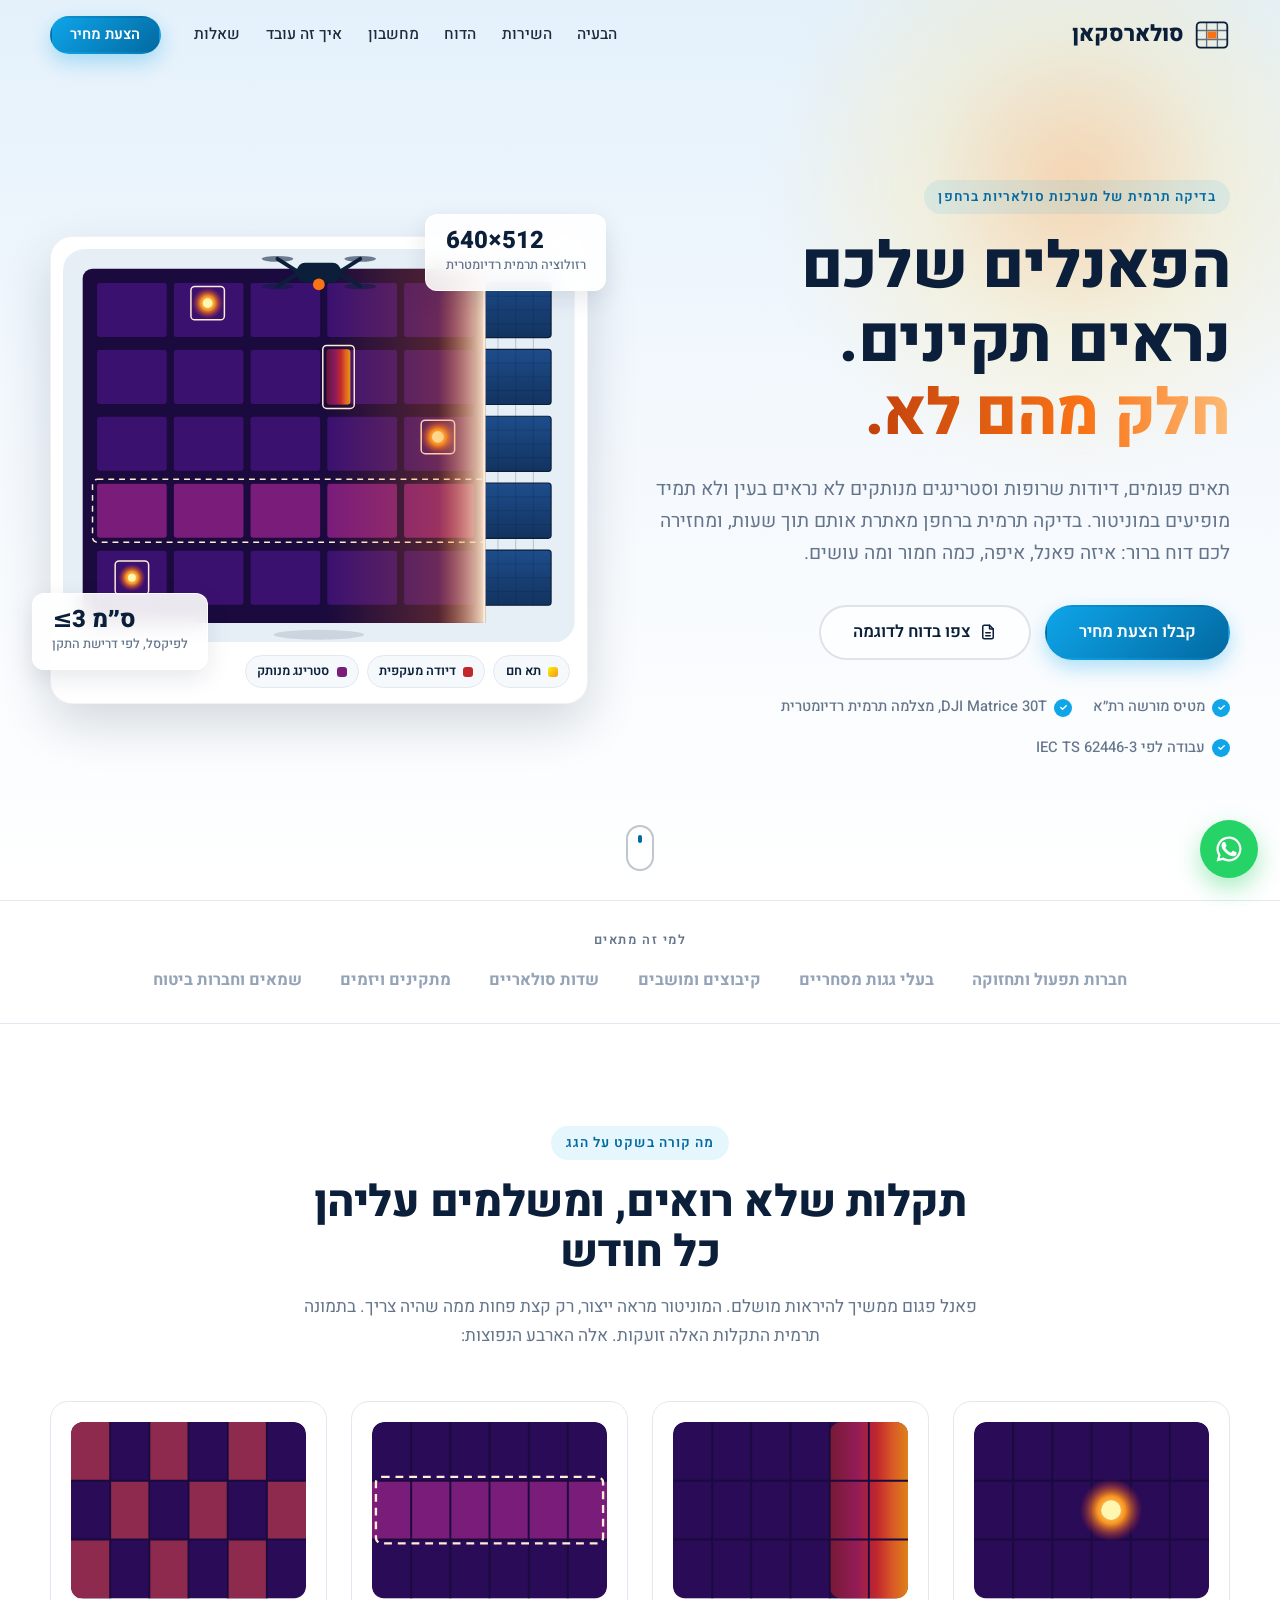
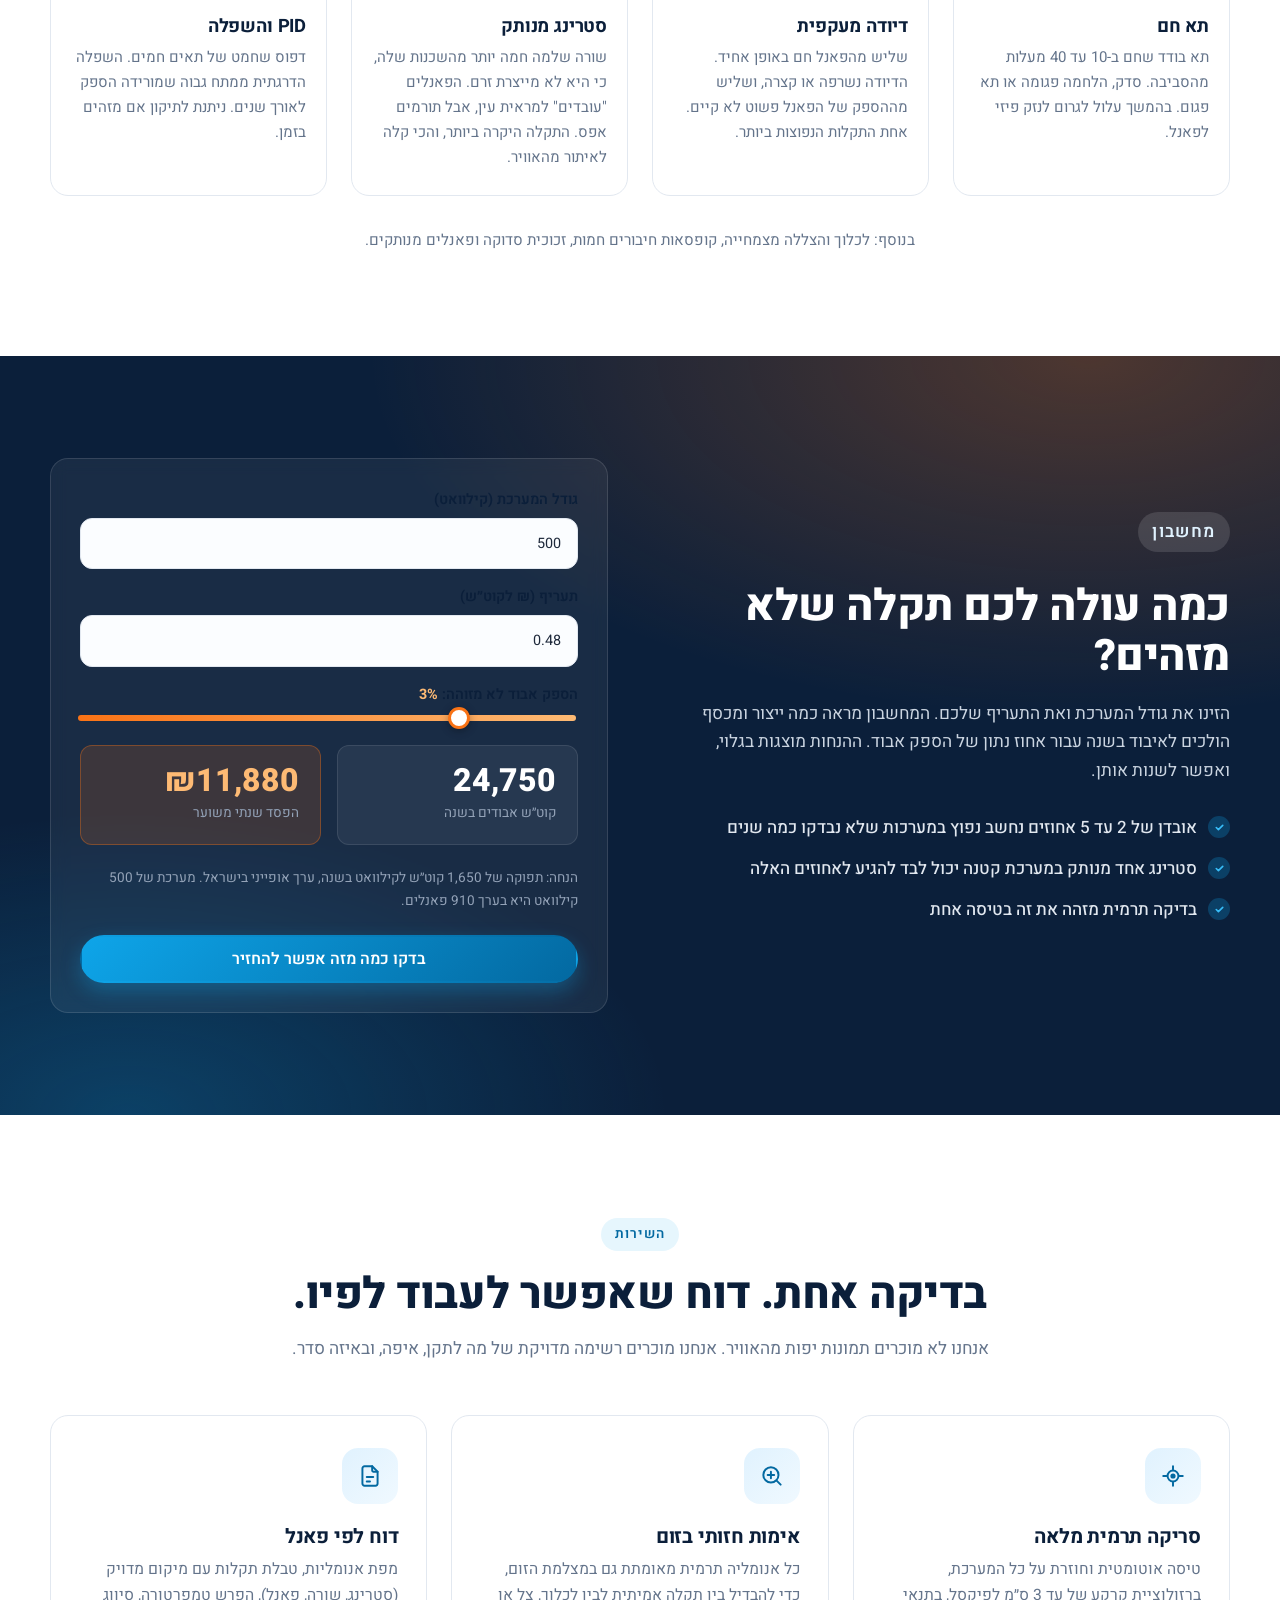
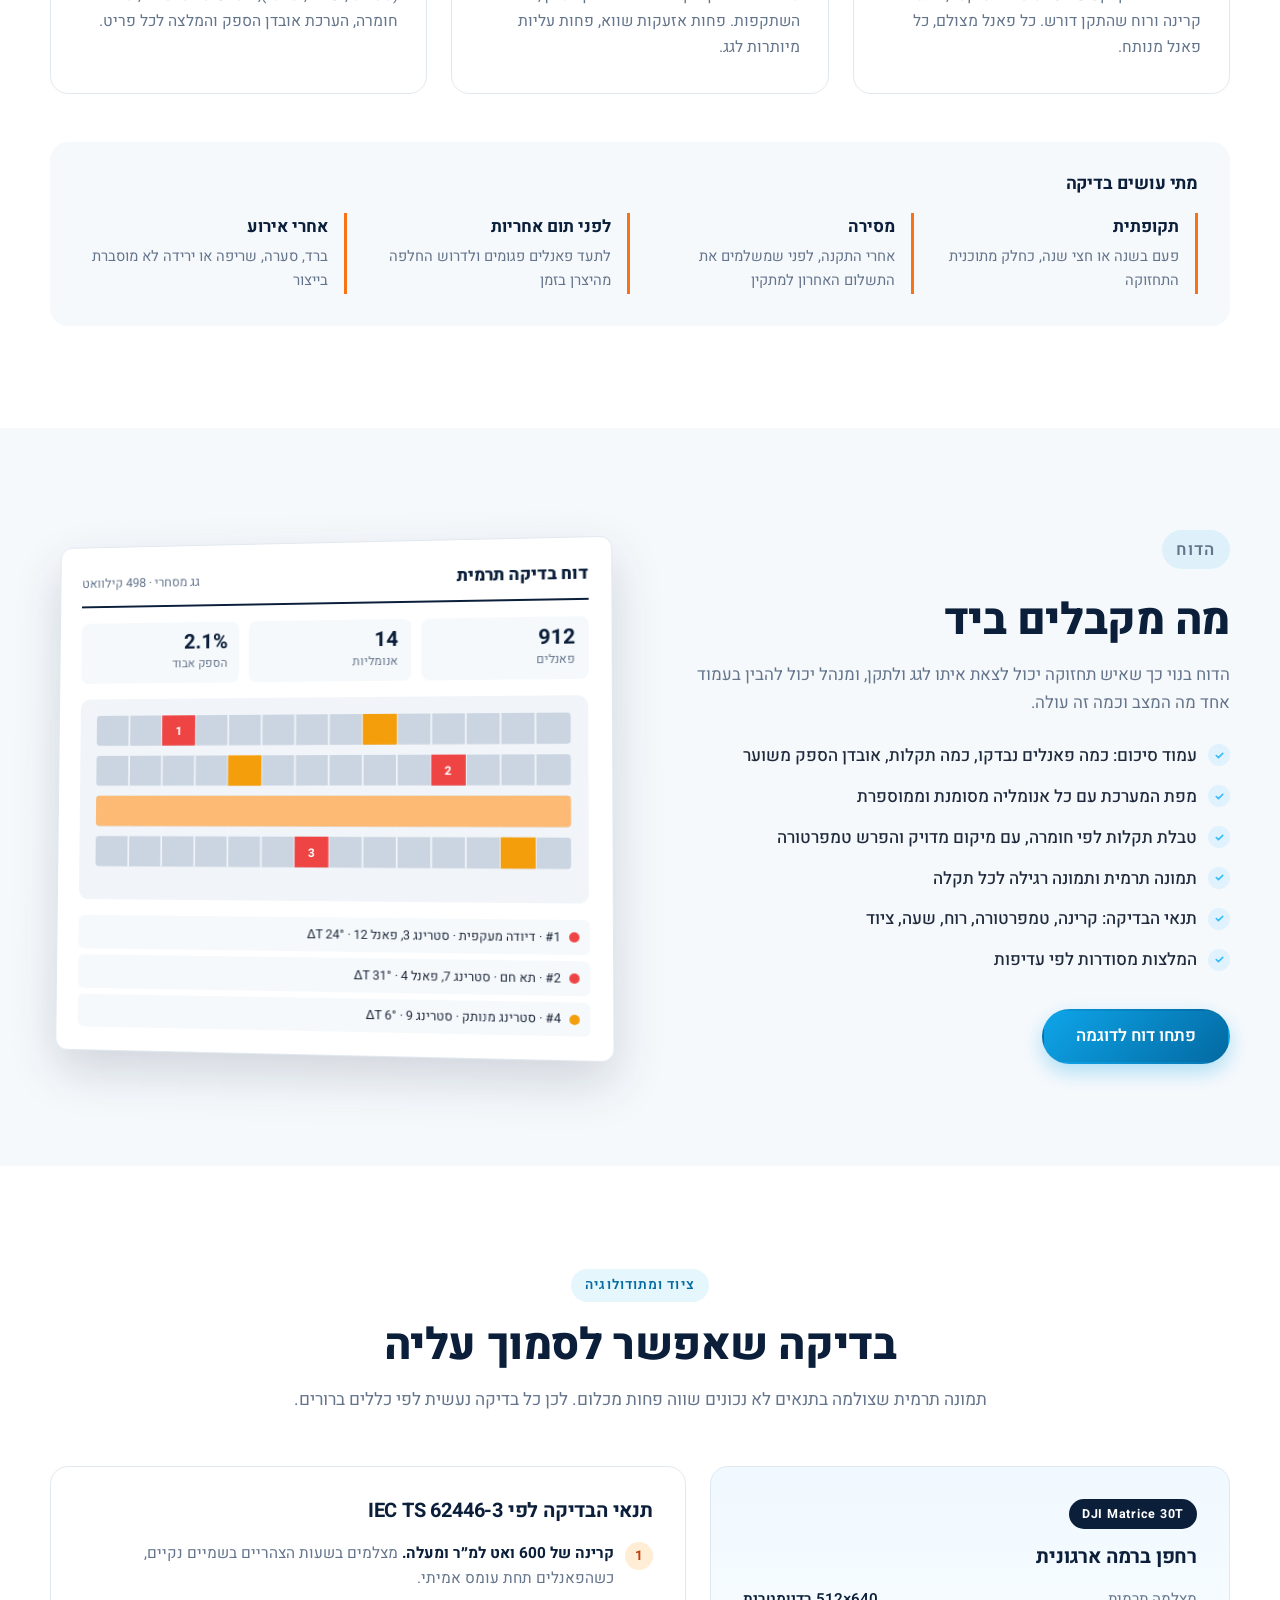
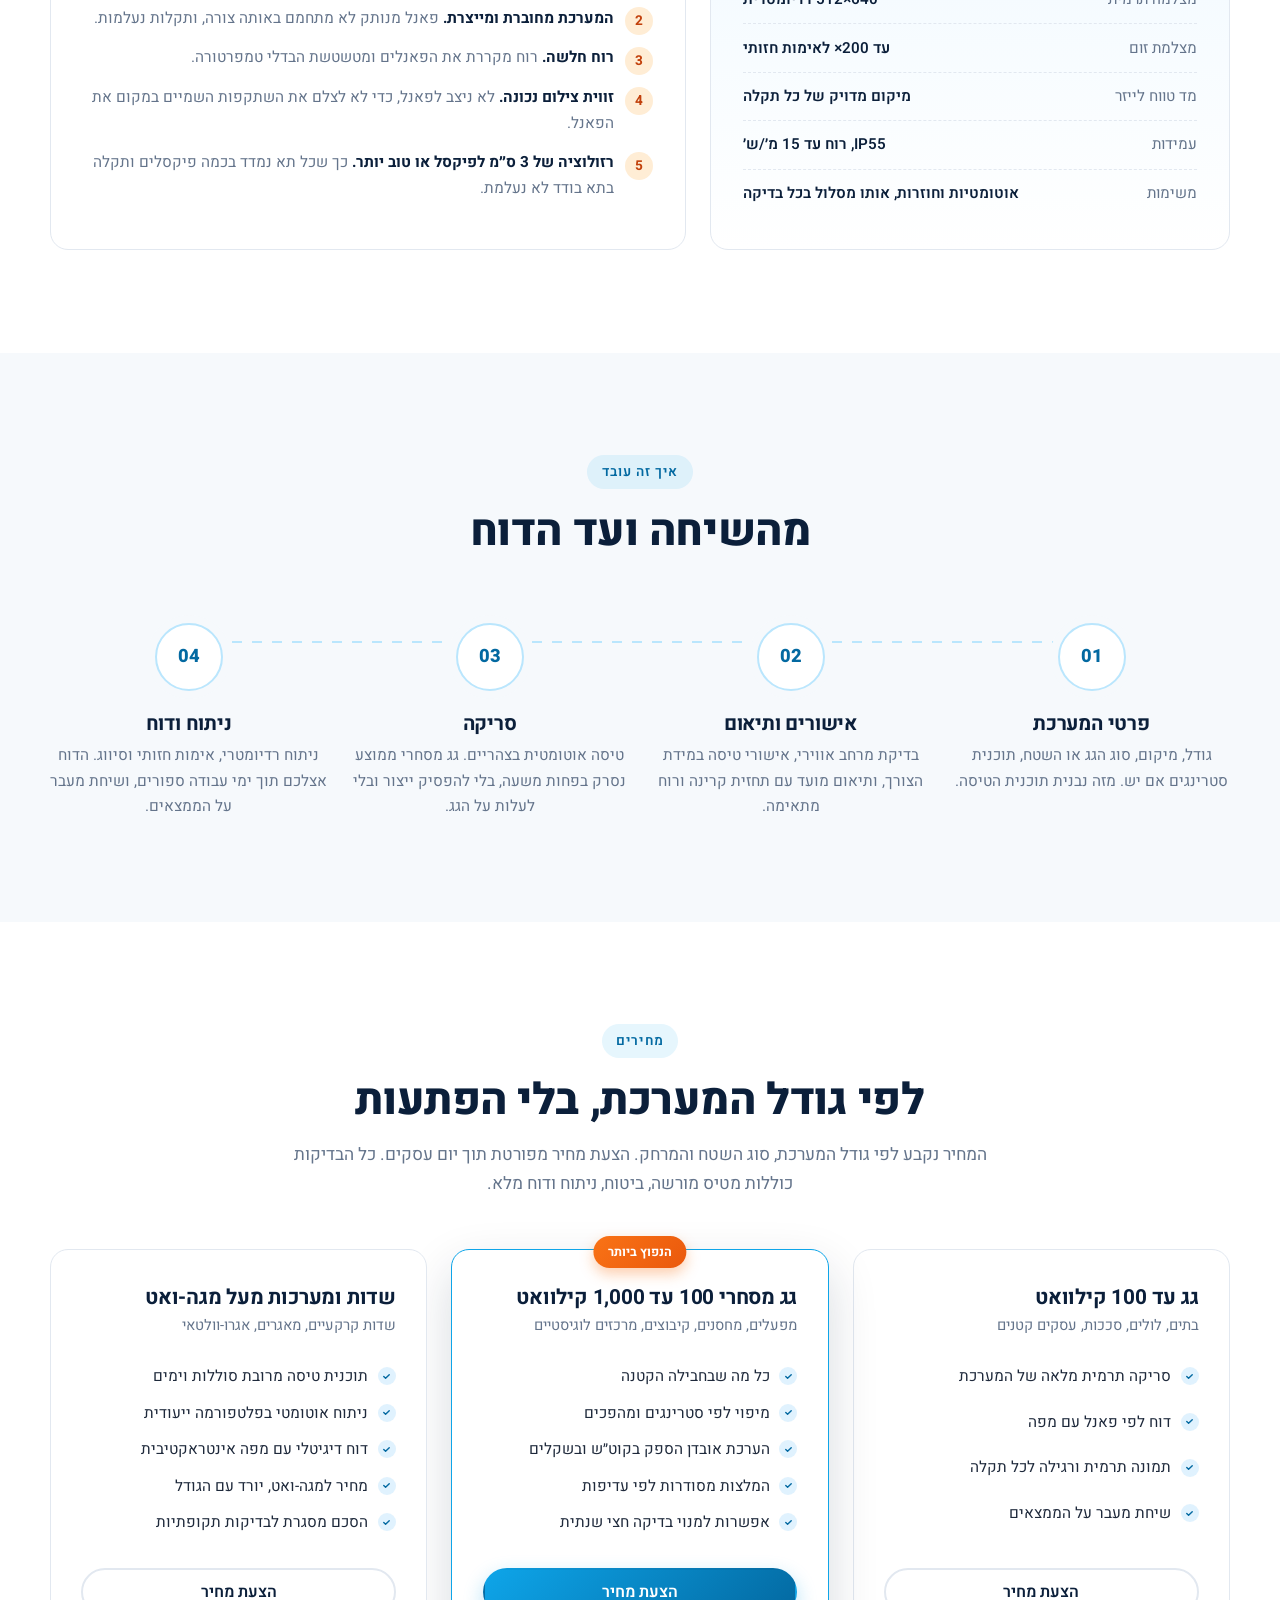
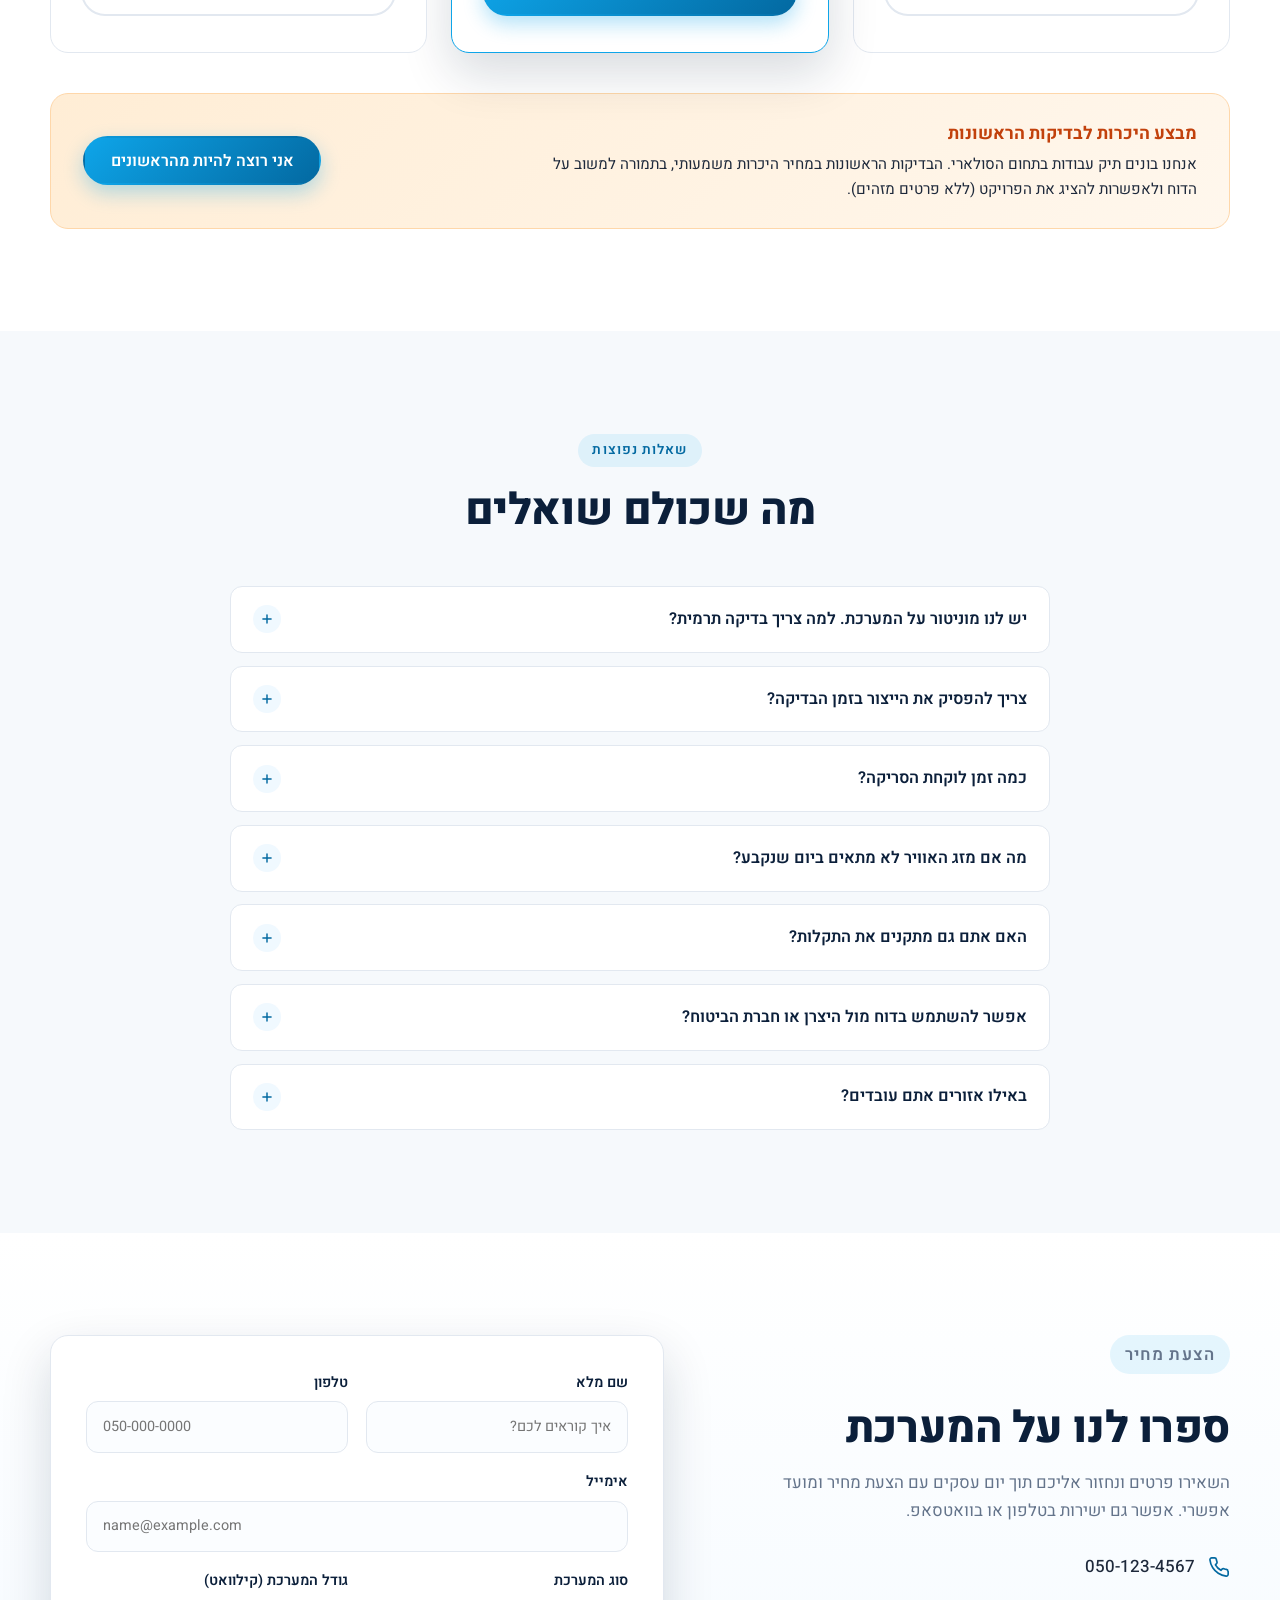
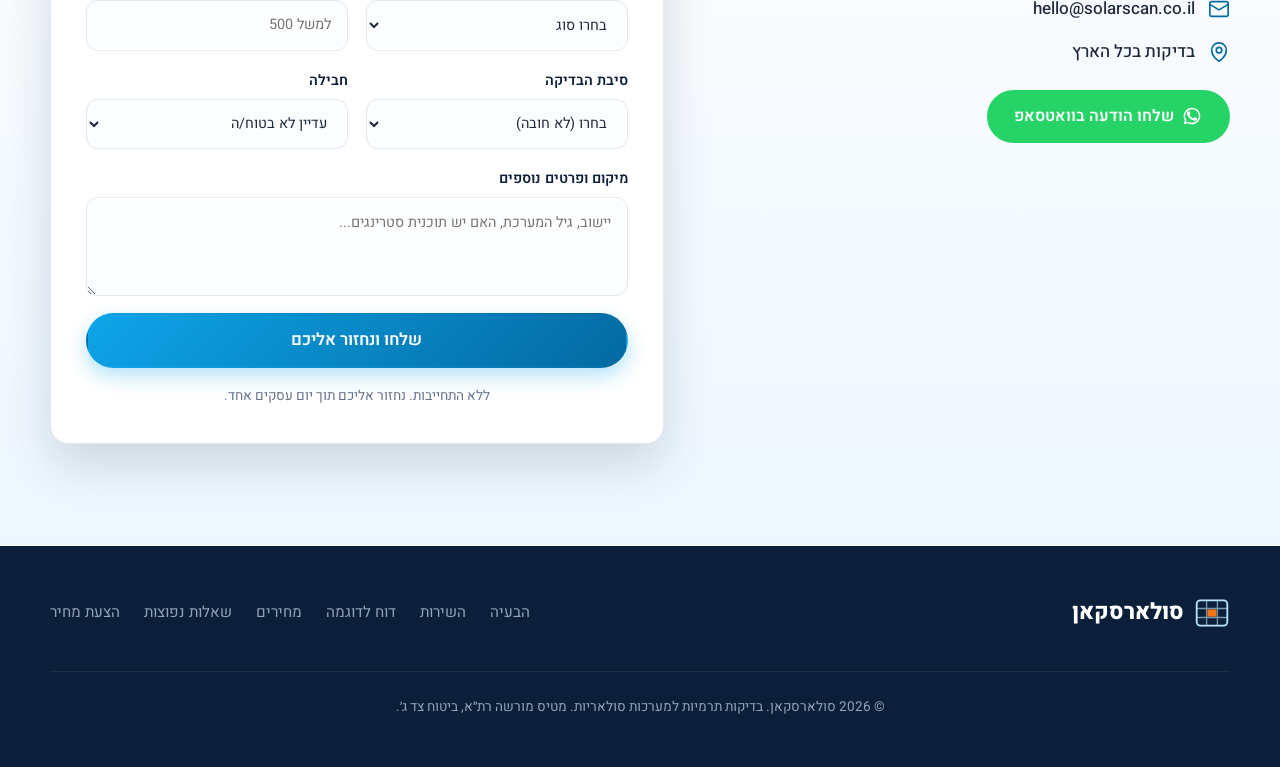
<file: index.html>
<!DOCTYPE html>
<html lang="he" dir="rtl">
<head>
  <meta charset="UTF-8">
  <meta name="viewport" content="width=device-width, initial-scale=1.0">
  <title>סולארסקאן | בדיקה תרמית של מערכות סולאריות ברחפן</title>
  <meta name="description" content="בדיקה תרמית ברחפן למערכות סולאריות: איתור תאים פגומים, דיודות שרופות וסטרינגים מנותקים שמורידים הספק בשקט. Matrice 30T, מטיס מורשה רת״א, עבודה לפי IEC TS 62446-3, דוח לפי פאנל.">
  <meta property="og:title" content="סולארסקאן | בדיקה תרמית של מערכות סולאריות ברחפן">
  <meta property="og:description" content="הפאנלים שלכם נראים תקינים. חלק מהם לא. בדיקה תרמית ברחפן עם דוח ברור לפי פאנל.">
  <meta property="og:type" content="website">
  <link rel="preconnect" href="https://fonts.googleapis.com">
  <link rel="preconnect" href="https://fonts.gstatic.com" crossorigin>
  <link href="https://fonts.googleapis.com/css2?family=Heebo:wght@300;400;500;600;700;800&display=swap" rel="stylesheet">
  <link rel="icon" href="data:image/svg+xml,%3Csvg xmlns='http://www.w3.org/2000/svg' viewBox='0 0 64 64'%3E%3Crect width='64' height='64' rx='14' fill='%230B1F3A'/%3E%3Crect x='12' y='14' width='40' height='36' rx='4' fill='%231E5A8E'/%3E%3Crect x='30' y='30' width='9' height='9' fill='%23F97316'/%3E%3C/svg%3E">
  <link rel="stylesheet" href="css/style.css">
</head>
<body>

  <!-- ===== Navigation ===== -->
  <header class="nav" id="nav">
    <div class="container nav__inner">
      <a href="#top" class="logo" aria-label="סולארסקאן - דף הבית">
        <span class="logo__mark" aria-hidden="true">
          <svg viewBox="0 0 40 40" fill="none"><rect x="3" y="6" width="34" height="28" rx="4" stroke="currentColor" stroke-width="2"/><path d="M3 15h34M3 25h34M14 6v28M26 6v28" stroke="currentColor" stroke-width="1.5" opacity=".6"/><rect x="15" y="16" width="10" height="8" fill="#F97316"/></svg>
        </span>
        <span class="logo__text">סולארסקאן</span>
      </a>
      <nav class="nav__links" id="navLinks" aria-label="ניווט ראשי">
        <a href="#problem">הבעיה</a>
        <a href="#service">השירות</a>
        <a href="#report">הדוח</a>
        <a href="#calculator">מחשבון</a>
        <a href="#process">איך זה עובד</a>
        <a href="#faq">שאלות</a>
        <a href="#contact" class="btn btn--primary btn--sm nav__cta">הצעת מחיר</a>
      </nav>
      <button class="nav__toggle" id="navToggle" aria-label="פתיחת תפריט" aria-expanded="false" aria-controls="navLinks">
        <span></span><span></span><span></span>
      </button>
    </div>
  </header>

  <main id="top">

    <!-- ===== Hero ===== -->
    <section class="hero" id="hero">
      <div class="hero__sky" aria-hidden="true">
        <div class="hero__sun"></div>
      </div>

      <div class="container hero__inner">
        <div class="hero__content">
          <p class="eyebrow reveal">בדיקה תרמית של מערכות סולאריות ברחפן</p>
          <h1 class="hero__title reveal">
            הפאנלים שלכם נראים תקינים.<br>
            <span class="text-gradient">חלק מהם לא.</span>
          </h1>
          <p class="hero__lead reveal">
            תאים פגומים, דיודות שרופות וסטרינגים מנותקים לא נראים בעין ולא תמיד מופיעים במוניטור.
            בדיקה תרמית ברחפן מאתרת אותם תוך שעות, ומחזירה לכם דוח ברור: איזה פאנל, איפה, כמה חמור ומה עושים.
          </p>
          <div class="hero__actions reveal">
            <a href="#contact" class="btn btn--primary btn--lg">קבלו הצעת מחיר</a>
            <a href="report.html" class="btn btn--ghost btn--lg">
              <svg width="18" height="18" viewBox="0 0 24 24" fill="none" stroke="currentColor" stroke-width="2" stroke-linecap="round" stroke-linejoin="round" aria-hidden="true"><path d="M14 3v4a1 1 0 0 0 1 1h4"/><path d="M17 21H7a2 2 0 0 1-2-2V5a2 2 0 0 1 2-2h7l5 5v11a2 2 0 0 1-2 2z"/><path d="M9 13h6M9 17h6"/></svg>
              צפו בדוח לדוגמה
            </a>
          </div>
          <ul class="hero__trust reveal" aria-label="יתרונות">
            <li>מטיס מורשה רת״א</li>
            <li>DJI Matrice 30T, מצלמה תרמית רדיומטרית</li>
            <li>עבודה לפי IEC TS 62446-3</li>
          </ul>
        </div>

        <div class="hero__visual reveal" aria-hidden="true">
          <div class="scanbox">
            <svg class="scan" viewBox="0 0 520 400" fill="none">
              <defs>
                <linearGradient id="panelGrad" x1="0" y1="0" x2="0" y2="1">
                  <stop offset="0" stop-color="#1E4D8C"/>
                  <stop offset="1" stop-color="#12335F"/>
                </linearGradient>
                <linearGradient id="ironbow" x1="0" y1="0" x2="1" y2="0">
                  <stop offset="0" stop-color="#1B0A3D"/>
                  <stop offset=".35" stop-color="#5B0E8A"/>
                  <stop offset=".6" stop-color="#C1272D"/>
                  <stop offset=".8" stop-color="#F7931E"/>
                  <stop offset="1" stop-color="#FFF200"/>
                </linearGradient>
                <radialGradient id="hot" cx=".5" cy=".5" r=".5">
                  <stop offset="0" stop-color="#FFF7B0"/>
                  <stop offset=".45" stop-color="#F7931E"/>
                  <stop offset="1" stop-color="#C1272D" stop-opacity="0"/>
                </radialGradient>
                <linearGradient id="beam" x1="0" y1="0" x2="1" y2="0">
                  <stop offset="0" stop-color="#F97316" stop-opacity="0"/>
                  <stop offset=".7" stop-color="#F97316" stop-opacity=".25"/>
                  <stop offset="1" stop-color="#FFEDD5" stop-opacity=".95"/>
                </linearGradient>
                <clipPath id="scanClip">
                  <rect id="scanRect" x="0" y="0" width="0" height="400">
                    <animate attributeName="width" values="0;520;520;0;0" keyTimes="0;.45;.6;.6;1" dur="7s" repeatCount="indefinite"/>
                  </rect>
                </clipPath>
              </defs>

              <!-- ground -->
              <rect width="520" height="400" rx="22" fill="#E6EEF6"/>

              <!-- visual layer: solar array 5 rows x 6 modules -->
              <g id="array">
                <g fill="url(#panelGrad)" stroke="#0B1F3A" stroke-width="1.2">
                  <rect x="34" y="34" width="72" height="56" rx="3"/><rect x="112" y="34" width="72" height="56" rx="3"/><rect x="190" y="34" width="72" height="56" rx="3"/><rect x="268" y="34" width="72" height="56" rx="3"/><rect x="346" y="34" width="72" height="56" rx="3"/><rect x="424" y="34" width="72" height="56" rx="3"/>
                  <rect x="34" y="102" width="72" height="56" rx="3"/><rect x="112" y="102" width="72" height="56" rx="3"/><rect x="190" y="102" width="72" height="56" rx="3"/><rect x="268" y="102" width="72" height="56" rx="3"/><rect x="346" y="102" width="72" height="56" rx="3"/><rect x="424" y="102" width="72" height="56" rx="3"/>
                  <rect x="34" y="170" width="72" height="56" rx="3"/><rect x="112" y="170" width="72" height="56" rx="3"/><rect x="190" y="170" width="72" height="56" rx="3"/><rect x="268" y="170" width="72" height="56" rx="3"/><rect x="346" y="170" width="72" height="56" rx="3"/><rect x="424" y="170" width="72" height="56" rx="3"/>
                  <rect x="34" y="238" width="72" height="56" rx="3"/><rect x="112" y="238" width="72" height="56" rx="3"/><rect x="190" y="238" width="72" height="56" rx="3"/><rect x="268" y="238" width="72" height="56" rx="3"/><rect x="346" y="238" width="72" height="56" rx="3"/><rect x="424" y="238" width="72" height="56" rx="3"/>
                  <rect x="34" y="306" width="72" height="56" rx="3"/><rect x="112" y="306" width="72" height="56" rx="3"/><rect x="190" y="306" width="72" height="56" rx="3"/><rect x="268" y="306" width="72" height="56" rx="3"/><rect x="346" y="306" width="72" height="56" rx="3"/><rect x="424" y="306" width="72" height="56" rx="3"/>
                </g>
                <!-- cell grid lines -->
                <g stroke="#0B1F3A" stroke-width=".6" opacity=".35">
                  <path d="M34 48h462M34 62h462M34 76h462M34 116h462M34 130h462M34 144h462M34 184h462M34 198h462M34 212h462M34 252h462M34 266h462M34 280h462M34 320h462M34 334h462M34 348h462"/>
                  <path d="M52 34v328M70 34v328M88 34v328M130 34v328M148 34v328M166 34v328M208 34v328M226 34v328M244 34v328M286 34v328M304 34v328M322 34v328M364 34v328M382 34v328M400 34v328M442 34v328M460 34v328M478 34v328"/>
                </g>
              </g>

              <!-- thermal layer, revealed by the scan -->
              <g clip-path="url(#scanClip)">
                <rect x="20" y="20" width="480" height="360" rx="10" fill="#1B0A3D"/>
                <g fill="#3B1170" stroke="#1B0A3D" stroke-width="1.2">
                  <rect x="34" y="34" width="72" height="56" rx="3"/><rect x="112" y="34" width="72" height="56" rx="3"/><rect x="190" y="34" width="72" height="56" rx="3"/><rect x="268" y="34" width="72" height="56" rx="3"/><rect x="346" y="34" width="72" height="56" rx="3"/><rect x="424" y="34" width="72" height="56" rx="3"/>
                  <rect x="34" y="102" width="72" height="56" rx="3"/><rect x="112" y="102" width="72" height="56" rx="3"/><rect x="190" y="102" width="72" height="56" rx="3"/><rect x="268" y="102" width="72" height="56" rx="3"/><rect x="346" y="102" width="72" height="56" rx="3"/><rect x="424" y="102" width="72" height="56" rx="3"/>
                  <rect x="34" y="170" width="72" height="56" rx="3"/><rect x="112" y="170" width="72" height="56" rx="3"/><rect x="190" y="170" width="72" height="56" rx="3"/><rect x="268" y="170" width="72" height="56" rx="3"/><rect x="346" y="170" width="72" height="56" rx="3"/><rect x="424" y="170" width="72" height="56" rx="3"/>
                  <!-- row 4: whole string warmer (offline string) -->
                  <rect x="34" y="238" width="72" height="56" rx="3" fill="#7A1C7A"/><rect x="112" y="238" width="72" height="56" rx="3" fill="#7A1C7A"/><rect x="190" y="238" width="72" height="56" rx="3" fill="#7A1C7A"/><rect x="268" y="238" width="72" height="56" rx="3" fill="#7A1C7A"/><rect x="346" y="238" width="72" height="56" rx="3" fill="#7A1C7A"/><rect x="424" y="238" width="72" height="56" rx="3" fill="#7A1C7A"/>
                  <rect x="34" y="306" width="72" height="56" rx="3"/><rect x="112" y="306" width="72" height="56" rx="3"/><rect x="190" y="306" width="72" height="56" rx="3"/><rect x="268" y="306" width="72" height="56" rx="3"/><rect x="346" y="306" width="72" height="56" rx="3"/><rect x="424" y="306" width="72" height="56" rx="3"/>
                </g>
                <!-- bypass diode: one third of module hot -->
                <rect x="268" y="102" width="24" height="56" rx="3" fill="#C1272D"/>
                <rect x="268" y="102" width="24" height="56" rx="3" fill="url(#ironbow)" opacity=".55"/>
                <!-- hot cells -->
                <circle cx="147" cy="55" r="16" fill="url(#hot)"/>
                <circle cx="147" cy="55" r="5" fill="#FFF7B0"/>
                <circle cx="381" cy="191" r="18" fill="url(#hot)"/>
                <circle cx="381" cy="191" r="6" fill="#FFF7B0"/>
                <circle cx="70" cy="334" r="14" fill="url(#hot)"/>
                <circle cx="70" cy="334" r="4" fill="#FFF7B0"/>
                <!-- anomaly markers -->
                <g class="marker" fill="none" stroke="#FFEDD5" stroke-width="1.5">
                  <rect x="130" y="38" width="34" height="34" rx="4"/>
                  <rect x="364" y="174" width="34" height="34" rx="4"/>
                  <rect x="264" y="98" width="32" height="64" rx="4"/>
                  <rect x="53" y="317" width="34" height="34" rx="4"/>
                  <rect x="30" y="234" width="470" height="64" rx="5" stroke-dasharray="6 5"/>
                </g>
              </g>

              <!-- scan beam -->
              <g>
                <rect x="-160" y="20" width="160" height="360" fill="url(#beam)">
                  <animate attributeName="x" values="-160;360;360;-160;-160" keyTimes="0;.45;.6;.6;1" dur="7s" repeatCount="indefinite"/>
                </rect>
                <rect x="-2" y="20" width="2" height="360" fill="#FFEDD5">
                  <animate attributeName="x" values="-2;518;518;-2;-2" keyTimes="0;.45;.6;.6;1" dur="7s" repeatCount="indefinite"/>
                  <animate attributeName="opacity" values="1;1;0;0;1" keyTimes="0;.45;.6;.6;1" dur="7s" repeatCount="indefinite"/>
                </rect>
              </g>

              <!-- drone silhouette -->
              <g class="scan__drone">
                <ellipse cx="260" cy="392" rx="46" ry="5" fill="#0B1F3A" opacity=".12"/>
                <g transform="translate(200 -6)">
                  <path d="M40 30 L18 16M40 30 L18 44M80 30 L102 16M80 30 L102 44" stroke="#0B1F3A" stroke-width="4" stroke-linecap="round"/>
                  <g fill="#0B1F3A" opacity=".55"><ellipse cx="18" cy="16" rx="16" ry="3"/><ellipse cx="18" cy="44" rx="16" ry="3"/><ellipse cx="102" cy="16" rx="16" ry="3"/><ellipse cx="102" cy="44" rx="16" ry="3"/></g>
                  <rect x="38" y="20" width="44" height="20" rx="8" fill="#0B1F3A"/>
                  <circle cx="60" cy="42" r="6" fill="#F97316"/>
                </g>
              </g>
            </svg>
            <div class="scanbox__legend">
              <span class="scanbox__chip scanbox__chip--hot">תא חם</span>
              <span class="scanbox__chip scanbox__chip--diode">דיודה מעקפית</span>
              <span class="scanbox__chip scanbox__chip--string">סטרינג מנותק</span>
            </div>
          </div>
          <div class="hero__card hero__card--1">
            <span class="hero__card-num">640×512</span>
            <span class="hero__card-label">רזולוציה תרמית רדיומטרית</span>
          </div>
          <div class="hero__card hero__card--2">
            <span class="hero__card-num">≤3 ס״מ</span>
            <span class="hero__card-label">לפיקסל, לפי דרישת התקן</span>
          </div>
        </div>
      </div>

      <a href="#problem" class="hero__scroll" aria-label="גללו למטה"><span></span></a>
    </section>

    <!-- ===== Audience strip ===== -->
    <section class="strip" aria-label="למי זה מתאים">
      <div class="container">
        <p class="strip__label">למי זה מתאים</p>
        <ul class="strip__logos">
          <li>חברות תפעול ותחזוקה</li>
          <li>בעלי גגות מסחריים</li>
          <li>קיבוצים ומושבים</li>
          <li>שדות סולאריים</li>
          <li>מתקינים ויזמים</li>
          <li>שמאים וחברות ביטוח</li>
        </ul>
      </div>
    </section>

    <!-- ===== Problem ===== -->
    <section class="section" id="problem">
      <div class="container">
        <div class="section__head reveal">
          <p class="eyebrow">מה קורה בשקט על הגג</p>
          <h2>תקלות שלא רואים, ומשלמים עליהן כל חודש</h2>
          <p class="section__lead">
            פאנל פגום ממשיך להיראות מושלם. המוניטור מראה ייצור, רק קצת פחות ממה שהיה צריך.
            בתמונה תרמית התקלות האלה זועקות. אלה הארבע הנפוצות:
          </p>
        </div>

        <div class="grid grid--4">
          <article class="fault reveal">
            <div class="fault__thermal" aria-hidden="true">
              <svg viewBox="0 0 120 90"><rect width="120" height="90" rx="6" fill="#2A0B57"/><g stroke="#1B0A3D" stroke-width="1"><path d="M0 30h120M0 60h120M20 0v90M40 0v90M60 0v90M80 0v90M100 0v90"/></g><circle cx="70" cy="45" r="16" fill="url(#hot)"/><circle cx="70" cy="45" r="5" fill="#FFF7B0"/></svg>
            </div>
            <h3>תא חם</h3>
            <p>תא בודד שחם ב-10 עד 40 מעלות מהסביבה. סדק, הלחמה פגומה או תא פגום. בהמשך עלול לגרום לנזק פיזי לפאנל.</p>
          </article>
          <article class="fault reveal">
            <div class="fault__thermal" aria-hidden="true">
              <svg viewBox="0 0 120 90"><rect width="120" height="90" rx="6" fill="#2A0B57"/><rect x="80" y="0" width="40" height="90" rx="6" fill="#C1272D"/><rect x="80" y="0" width="40" height="90" fill="url(#ironbow)" opacity=".45"/><g stroke="#1B0A3D" stroke-width="1"><path d="M0 30h120M0 60h120M20 0v90M40 0v90M60 0v90M80 0v90M100 0v90"/></g></svg>
            </div>
            <h3>דיודה מעקפית</h3>
            <p>שליש מהפאנל חם באופן אחיד. הדיודה נשרפה או קצרה, ושליש מההספק של הפאנל פשוט לא קיים. אחת התקלות הנפוצות ביותר.</p>
          </article>
          <article class="fault reveal">
            <div class="fault__thermal" aria-hidden="true">
              <svg viewBox="0 0 120 90"><rect width="120" height="90" rx="6" fill="#2A0B57"/><rect x="0" y="30" width="120" height="30" fill="#7A1C7A"/><g stroke="#1B0A3D" stroke-width="1"><path d="M0 30h120M0 60h120M20 0v90M40 0v90M60 0v90M80 0v90M100 0v90"/></g><rect x="2" y="28" width="116" height="34" rx="3" fill="none" stroke="#FFEDD5" stroke-width="1.2" stroke-dasharray="4 3"/></svg>
            </div>
            <h3>סטרינג מנותק</h3>
            <p>שורה שלמה חמה יותר מהשכנות שלה, כי היא לא מייצרת זרם. הפאנלים "עובדים" למראית עין, אבל תורמים אפס. התקלה היקרה ביותר, והכי קלה לאיתור מהאוויר.</p>
          </article>
          <article class="fault reveal">
            <div class="fault__thermal" aria-hidden="true">
              <svg viewBox="0 0 120 90"><rect width="120" height="90" rx="6" fill="#2A0B57"/><g fill="#8E2A4E"><rect x="0" y="0" width="20" height="30"/><rect x="40" y="0" width="20" height="30"/><rect x="80" y="0" width="20" height="30"/><rect x="20" y="30" width="20" height="30"/><rect x="60" y="30" width="20" height="30"/><rect x="100" y="30" width="20" height="30"/><rect x="0" y="60" width="20" height="30"/><rect x="40" y="60" width="20" height="30"/><rect x="80" y="60" width="20" height="30"/></g><g stroke="#1B0A3D" stroke-width="1"><path d="M0 30h120M0 60h120M20 0v90M40 0v90M60 0v90M80 0v90M100 0v90"/></g></svg>
            </div>
            <h3>PID והשפלה</h3>
            <p>דפוס שחמט של תאים חמים. השפלה הדרגתית ממתח גבוה שמורידה הספק לאורך שנים. ניתנת לתיקון אם מזהים בזמן.</p>
          </article>
        </div>

        <p class="section__note reveal">בנוסף: לכלוך והצללה מצמחייה, קופסאות חיבורים חמות, זכוכית סדוקה ופאנלים מנותקים.</p>
      </div>
    </section>

    <!-- ===== Calculator ===== -->
    <section class="section section--dark" id="calculator">
      <div class="container calc">
        <div class="calc__text reveal">
          <p class="eyebrow eyebrow--light">מחשבון</p>
          <h2>כמה עולה לכם תקלה שלא מזהים?</h2>
          <p>
            הזינו את גודל המערכת ואת התעריף שלכם. המחשבון מראה כמה ייצור ומכסף הולכים לאיבוד בשנה
            עבור אחוז נתון של הספק אבוד. ההנחות מוצגות בגלוי, ואפשר לשנות אותן.
          </p>
          <ul class="checks">
            <li>אובדן של 2 עד 5 אחוזים נחשב נפוץ במערכות שלא נבדקו כמה שנים</li>
            <li>סטרינג אחד מנותק במערכת קטנה יכול לבד להגיע לאחוזים האלה</li>
            <li>בדיקה תרמית מזהה את זה בטיסה אחת</li>
          </ul>
        </div>

        <div class="calc__panel reveal">
          <div class="calc__fields">
            <label class="field field--light">
              <span>גודל המערכת (קילוואט)</span>
              <input type="number" id="calcKw" value="500" min="5" max="100000" step="5" inputmode="decimal">
            </label>
            <label class="field field--light">
              <span>תעריף (₪ לקוט״ש)</span>
              <input type="number" id="calcTariff" value="0.48" min="0.1" max="2" step="0.01" inputmode="decimal">
            </label>
            <label class="field field--light field--range">
              <span>הספק אבוד לא מזוהה: <strong id="calcLossLabel">3%</strong></span>
              <input type="range" id="calcLoss" value="3" min="1" max="10" step="0.5">
            </label>
          </div>
          <div class="calc__results">
            <div class="calc__result">
              <span class="calc__num" id="calcKwh">0</span>
              <span class="calc__label">קוט״ש אבודים בשנה</span>
            </div>
            <div class="calc__result calc__result--money">
              <span class="calc__num" id="calcMoney">₪0</span>
              <span class="calc__label">הפסד שנתי משוער</span>
            </div>
          </div>
          <p class="calc__assump">
            הנחה: תפוקה של <span id="calcYield">1,650</span> קוט״ש לקילוואט בשנה, ערך אופייני בישראל.
            מערכת של <span id="calcKwEcho">500</span> קילוואט היא בערך <span id="calcModules">900</span> פאנלים.
          </p>
          <a href="#contact" class="btn btn--primary btn--block">בדקו כמה מזה אפשר להחזיר</a>
        </div>
      </div>
    </section>

    <!-- ===== Service ===== -->
    <section class="section" id="service">
      <div class="container">
        <div class="section__head reveal">
          <p class="eyebrow">השירות</p>
          <h2>בדיקה אחת. דוח שאפשר לעבוד לפיו.</h2>
          <p class="section__lead">
            אנחנו לא מוכרים תמונות יפות מהאוויר. אנחנו מוכרים רשימה מדויקת של מה לתקן, איפה, ובאיזה סדר.
          </p>
        </div>

        <div class="grid grid--3">
          <article class="card reveal">
            <div class="card__icon">
              <svg viewBox="0 0 24 24" fill="none" stroke="currentColor" stroke-width="1.8" stroke-linecap="round" stroke-linejoin="round"><path d="M12 3v3M12 18v3M3 12h3M18 12h3"/><circle cx="12" cy="12" r="5"/><circle cx="12" cy="12" r="1.5" fill="currentColor"/></svg>
            </div>
            <h3>סריקה תרמית מלאה</h3>
            <p>טיסה אוטומטית וחוזרת על כל המערכת, ברזולוציית קרקע של עד 3 ס״מ לפיקסל, בתנאי קרינה ורוח שהתקן דורש. כל פאנל מצולם, כל פאנל מנותח.</p>
          </article>
          <article class="card reveal">
            <div class="card__icon">
              <svg viewBox="0 0 24 24" fill="none" stroke="currentColor" stroke-width="1.8" stroke-linecap="round" stroke-linejoin="round"><circle cx="11" cy="11" r="7"/><path d="m20 20-3.5-3.5"/><path d="M11 8v6M8 11h6"/></svg>
            </div>
            <h3>אימות חזותי בזום</h3>
            <p>כל אנומליה תרמית מאומתת גם במצלמת הזום, כדי להבדיל בין תקלה אמיתית לבין לכלוך, צל או השתקפות. פחות אזעקות שווא, פחות עליות מיותרות לגג.</p>
          </article>
          <article class="card reveal">
            <div class="card__icon">
              <svg viewBox="0 0 24 24" fill="none" stroke="currentColor" stroke-width="1.8" stroke-linecap="round" stroke-linejoin="round"><path d="M14 3v4a1 1 0 0 0 1 1h4"/><path d="M17 21H7a2 2 0 0 1-2-2V5a2 2 0 0 1 2-2h7l5 5v11a2 2 0 0 1-2 2z"/><path d="M9 13h6M9 17h3"/></svg>
            </div>
            <h3>דוח לפי פאנל</h3>
            <p>מפת אנומליות, טבלת תקלות עם מיקום מדויק (סטרינג, שורה, פאנל), הפרש טמפרטורה, סיווג חומרה, הערכת אובדן הספק והמלצה לכל פריט.</p>
          </article>
        </div>

        <div class="usecases reveal">
          <h3 class="usecases__title">מתי עושים בדיקה</h3>
          <ul class="usecases__list">
            <li><strong>תקופתית</strong><span>פעם בשנה או חצי שנה, כחלק מתוכנית התחזוקה</span></li>
            <li><strong>מסירה</strong><span>אחרי התקנה, לפני שמשלמים את התשלום האחרון למתקין</span></li>
            <li><strong>לפני תום אחריות</strong><span>לתעד פאנלים פגומים ולדרוש החלפה מהיצרן בזמן</span></li>
            <li><strong>אחרי אירוע</strong><span>ברד, סערה, שריפה או ירידה לא מוסברת בייצור</span></li>
          </ul>
        </div>
      </div>
    </section>

    <!-- ===== Report ===== -->
    <section class="section section--soft" id="report">
      <div class="container report">
        <div class="report__text reveal">
          <p class="eyebrow">הדוח</p>
          <h2>מה מקבלים ביד</h2>
          <p>
            הדוח בנוי כך שאיש תחזוקה יכול לצאת איתו לגג ולתקן, ומנהל יכול להבין בעמוד אחד מה המצב וכמה זה עולה.
          </p>
          <ul class="checks checks--dark">
            <li>עמוד סיכום: כמה פאנלים נבדקו, כמה תקלות, אובדן הספק משוער</li>
            <li>מפת המערכת עם כל אנומליה מסומנת וממוספרת</li>
            <li>טבלת תקלות לפי חומרה, עם מיקום מדויק והפרש טמפרטורה</li>
            <li>תמונה תרמית ותמונה רגילה לכל תקלה</li>
            <li>תנאי הבדיקה: קרינה, טמפרטורה, רוח, שעה, ציוד</li>
            <li>המלצות מסודרות לפי עדיפות</li>
          </ul>
          <a href="report.html" class="btn btn--primary btn--lg">פתחו דוח לדוגמה</a>
        </div>

        <a href="report.html" class="report__preview reveal" aria-label="דוח לדוגמה">
          <div class="report__page">
            <div class="report__pagehead">
              <span class="report__pagetitle">דוח בדיקה תרמית</span>
              <span class="report__pagemeta">גג מסחרי · 498 קילוואט</span>
            </div>
            <div class="report__kpis">
              <span><b>912</b>פאנלים</span>
              <span><b>14</b>אנומליות</span>
              <span><b>2.1%</b>הספק אבוד</span>
            </div>
            <svg viewBox="0 0 300 120" class="report__map" aria-hidden="true">
              <rect width="300" height="120" rx="6" fill="#F1F5F9"/>
              <g fill="#CBD5E1">
                <rect x="10" y="10" width="280" height="18" rx="2"/><rect x="10" y="34" width="280" height="18" rx="2"/><rect x="10" y="58" width="280" height="18" rx="2"/><rect x="10" y="82" width="280" height="18" rx="2"/>
              </g>
              <g stroke="#F1F5F9" stroke-width="1"><path d="M30 10v90M50 10v90M70 10v90M90 10v90M110 10v90M130 10v90M150 10v90M170 10v90M190 10v90M210 10v90M230 10v90M250 10v90M270 10v90"/></g>
              <rect x="10" y="58" width="280" height="18" rx="2" fill="#FDBA74"/>
              <g fill="#EF4444"><rect x="50" y="10" width="20" height="18"/><rect x="210" y="34" width="20" height="18"/><rect x="130" y="82" width="20" height="18"/></g>
              <g fill="#F59E0B"><rect x="170" y="10" width="20" height="18"/><rect x="90" y="34" width="20" height="18"/><rect x="250" y="82" width="20" height="18"/></g>
              <g fill="#0B1F3A" font-family="Heebo, sans-serif" font-size="7" font-weight="700"><text x="60" y="22" text-anchor="middle" fill="#fff">1</text><text x="220" y="46" text-anchor="middle" fill="#fff">2</text><text x="140" y="94" text-anchor="middle" fill="#fff">3</text></g>
            </svg>
            <div class="report__rows">
              <div><i class="sev sev--high"></i><span>#1 · דיודה מעקפית · סטרינג 3, פאנל 12 · ΔT 24°</span></div>
              <div><i class="sev sev--high"></i><span>#2 · תא חם · סטרינג 7, פאנל 4 · ΔT 31°</span></div>
              <div><i class="sev sev--mid"></i><span>#4 · סטרינג מנותק · סטרינג 9 · ΔT 6°</span></div>
            </div>
          </div>
        </a>
      </div>
    </section>

    <!-- ===== Equipment & method ===== -->
    <section class="section" id="method">
      <div class="container">
        <div class="section__head reveal">
          <p class="eyebrow">ציוד ומתודולוגיה</p>
          <h2>בדיקה שאפשר לסמוך עליה</h2>
          <p class="section__lead">תמונה תרמית שצולמה בתנאים לא נכונים שווה פחות מכלום. לכן כל בדיקה נעשית לפי כללים ברורים.</p>
        </div>

        <div class="method">
          <div class="method__equip reveal">
            <div class="method__badge">DJI Matrice 30T</div>
            <h3>רחפן ברמה ארגונית</h3>
            <ul class="specs">
              <li><span>מצלמה תרמית</span><b>640×512 רדיומטרית</b></li>
              <li><span>מצלמת זום</span><b>עד 200× לאימות חזותי</b></li>
              <li><span>מד טווח לייזר</span><b>מיקום מדויק של כל תקלה</b></li>
              <li><span>עמידות</span><b>IP55, רוח עד 15 מ׳/ש׳</b></li>
              <li><span>משימות</span><b>אוטומטיות וחוזרות, אותו מסלול בכל בדיקה</b></li>
            </ul>
          </div>

          <div class="method__rules reveal">
            <h3>תנאי הבדיקה לפי IEC TS 62446-3</h3>
            <ol class="rules">
              <li><b>קרינה של 600 ואט למ״ר ומעלה.</b> מצלמים בשעות הצהריים בשמיים נקיים, כשהפאנלים תחת עומס אמיתי.</li>
              <li><b>המערכת מחוברת ומייצרת.</b> פאנל מנותק לא מתחמם באותה צורה, ותקלות נעלמות.</li>
              <li><b>רוח חלשה.</b> רוח מקררת את הפאנלים ומטשטשת הבדלי טמפרטורה.</li>
              <li><b>זווית צילום נכונה.</b> לא ניצב לפאנל, כדי לא לצלם את השתקפות השמיים במקום את הפאנל.</li>
              <li><b>רזולוציה של 3 ס״מ לפיקסל או טוב יותר.</b> כך שכל תא נמדד בכמה פיקסלים ותקלה בתא בודד לא נעלמת.</li>
            </ol>
          </div>
        </div>
      </div>
    </section>

    <!-- ===== Process ===== -->
    <section class="section section--soft" id="process">
      <div class="container">
        <div class="section__head reveal">
          <p class="eyebrow">איך זה עובד</p>
          <h2>מהשיחה ועד הדוח</h2>
        </div>

        <ol class="steps">
          <li class="step reveal">
            <span class="step__num">01</span>
            <h3>פרטי המערכת</h3>
            <p>גודל, מיקום, סוג הגג או השטח, תוכנית סטרינגים אם יש. מזה נבנית תוכנית הטיסה.</p>
          </li>
          <li class="step reveal">
            <span class="step__num">02</span>
            <h3>אישורים ותיאום</h3>
            <p>בדיקת מרחב אווירי, אישורי טיסה במידת הצורך, ותיאום מועד עם תחזית קרינה ורוח מתאימה.</p>
          </li>
          <li class="step reveal">
            <span class="step__num">03</span>
            <h3>סריקה</h3>
            <p>טיסה אוטומטית בצהריים. גג מסחרי ממוצע נסרק בפחות משעה, בלי להפסיק ייצור ובלי לעלות על הגג.</p>
          </li>
          <li class="step reveal">
            <span class="step__num">04</span>
            <h3>ניתוח ודוח</h3>
            <p>ניתוח רדיומטרי, אימות חזותי וסיווג. הדוח אצלכם תוך ימי עבודה ספורים, ושיחת מעבר על הממצאים.</p>
          </li>
        </ol>
      </div>
    </section>

    <!-- ===== Pricing ===== -->
    <section class="section" id="pricing">
      <div class="container">
        <div class="section__head reveal">
          <p class="eyebrow">מחירים</p>
          <h2>לפי גודל המערכת, בלי הפתעות</h2>
          <p class="section__lead">
            המחיר נקבע לפי גודל המערכת, סוג השטח והמרחק. הצעת מחיר מפורטת תוך יום עסקים.
            כל הבדיקות כוללות מטיס מורשה, ביטוח, ניתוח ודוח מלא.
          </p>
        </div>

        <div class="grid grid--3 packages">
          <article class="pkg reveal">
            <h3>גג עד 100 קילוואט</h3>
            <p class="pkg__for">בתים, לולים, סככות, עסקים קטנים</p>
            <ul class="pkg__list">
              <li>סריקה תרמית מלאה של המערכת</li>
              <li>דוח לפי פאנל עם מפה</li>
              <li>תמונה תרמית ורגילה לכל תקלה</li>
              <li>שיחת מעבר על הממצאים</li>
            </ul>
            <a href="#contact" class="btn btn--outline btn--block" data-package="גג עד 100 קילוואט">הצעת מחיר</a>
          </article>

          <article class="pkg pkg--featured reveal">
            <span class="pkg__badge">הנפוץ ביותר</span>
            <h3>גג מסחרי 100 עד 1,000 קילוואט</h3>
            <p class="pkg__for">מפעלים, מחסנים, קיבוצים, מרכזים לוגיסטיים</p>
            <ul class="pkg__list">
              <li>כל מה שבחבילה הקטנה</li>
              <li>מיפוי לפי סטרינגים ומהפכים</li>
              <li>הערכת אובדן הספק בקוט״ש ובשקלים</li>
              <li>המלצות מסודרות לפי עדיפות</li>
              <li>אפשרות למנוי בדיקה חצי שנתית</li>
            </ul>
            <a href="#contact" class="btn btn--primary btn--block" data-package="גג מסחרי 100 עד 1,000 קילוואט">הצעת מחיר</a>
          </article>

          <article class="pkg reveal">
            <h3>שדות ומערכות מעל מגה-ואט</h3>
            <p class="pkg__for">שדות קרקעיים, מאגרים, אגרו-וולטאי</p>
            <ul class="pkg__list">
              <li>תוכנית טיסה מרובת סוללות וימים</li>
              <li>ניתוח אוטומטי בפלטפורמה ייעודית</li>
              <li>דוח דיגיטלי עם מפה אינטראקטיבית</li>
              <li>מחיר למגה-ואט, יורד עם הגודל</li>
              <li>הסכם מסגרת לבדיקות תקופתיות</li>
            </ul>
            <a href="#contact" class="btn btn--outline btn--block" data-package="שדה מעל מגה-ואט">הצעת מחיר</a>
          </article>
        </div>

        <div class="offer reveal">
          <div class="offer__text">
            <strong>מבצע היכרות לבדיקות הראשונות</strong>
            <span>אנחנו בונים תיק עבודות בתחום הסולארי. הבדיקות הראשונות במחיר היכרות משמעותי, בתמורה למשוב על הדוח ולאפשרות להציג את הפרויקט (ללא פרטים מזהים).</span>
          </div>
          <a href="#contact" class="btn btn--primary">אני רוצה להיות מהראשונים</a>
        </div>
      </div>
    </section>

    <!-- ===== FAQ ===== -->
    <section class="section section--soft" id="faq">
      <div class="container container--narrow">
        <div class="section__head reveal">
          <p class="eyebrow">שאלות נפוצות</p>
          <h2>מה שכולם שואלים</h2>
        </div>

        <div class="faq reveal">
          <details>
            <summary>יש לנו מוניטור על המערכת. למה צריך בדיקה תרמית?</summary>
            <p>המוניטור מראה ייצור ברמת המהפך או הסטרינג, לא ברמת הפאנל. דיודה שרופה בפאנל אחד מורידה אחוז מהסטרינג, וזה נבלע בתנודות של מזג האוויר. הבדיקה התרמית מראה בדיוק איזה פאנל, וגם תקלות שהמוניטור לא רואה בכלל, כמו תאים חמים שעדיין לא הורידו הספק אבל יגרמו נזק.</p>
          </details>
          <details>
            <summary>צריך להפסיק את הייצור בזמן הבדיקה?</summary>
            <p>להפך. הבדיקה חייבת להיעשות כשהמערכת מחוברת ומייצרת, כי רק אז התקלות מתחממות. אף אחד לא עולה על הגג ואין שום הפרעה לפעילות.</p>
          </details>
          <details>
            <summary>כמה זמן לוקחת הסריקה?</summary>
            <p>גג מסחרי של כמה מאות קילוואט נסרק בפחות משעה. שדה של כמה מגה-ואט לוקח כמה שעות, לפעמים יותר מיום, בגלל חלון הצילום הקצר בצהריים. הדוח מגיע תוך ימי עבודה ספורים.</p>
          </details>
          <details>
            <summary>מה אם מזג האוויר לא מתאים ביום שנקבע?</summary>
            <p>לא מצלמים. עננות או רוח חזקה מייצרות תמונה תרמית חסרת ערך, ואנחנו לא נספק דוח על בסיס כזה. הבדיקה נדחית למועד הקרוב המתאים ללא עלות.</p>
          </details>
          <details>
            <summary>האם אתם גם מתקנים את התקלות?</summary>
            <p>לא. אנחנו גוף בדיקה עצמאי, ואין לנו אינטרס למצוא יותר תקלות ממה שיש. הדוח בנוי כך שחברת התחזוקה או המתקין שלכם יכולים לעבוד לפיו ישירות.</p>
          </details>
          <details>
            <summary>אפשר להשתמש בדוח מול היצרן או חברת הביטוח?</summary>
            <p>כן. הדוח מתעד את תנאי הבדיקה, הציוד והמתודולוגיה לפי IEC TS 62446-3, ומצרף תמונות רדיומטריות לכל תקלה. זה הבסיס המקובל לתביעת אחריות על פאנלים פגומים או לתיעוד נזק לביטוח.</p>
          </details>
          <details>
            <summary>באילו אזורים אתם עובדים?</summary>
            <p>בכל הארץ. באזורים עם מגבלות מרחב אווירי, למשל ליד שדות תעופה או בנגב, נדרש תיאום מראש ואנחנו מטפלים בו.</p>
          </details>
        </div>
      </div>
    </section>

    <!-- ===== Contact ===== -->
    <section class="section section--contact" id="contact">
      <div class="container contact">
        <div class="contact__text reveal">
          <p class="eyebrow">הצעת מחיר</p>
          <h2>ספרו לנו על המערכת</h2>
          <p>השאירו פרטים ונחזור אליכם תוך יום עסקים עם הצעת מחיר ומועד אפשרי. אפשר גם ישירות בטלפון או בוואטסאפ.</p>
          <ul class="contact__info">
            <li>
              <svg viewBox="0 0 24 24" fill="none" stroke="currentColor" stroke-width="1.8" stroke-linecap="round" stroke-linejoin="round" aria-hidden="true"><path d="M22 16.9v3a2 2 0 0 1-2.2 2 19.8 19.8 0 0 1-8.6-3.1 19.5 19.5 0 0 1-6-6A19.8 19.8 0 0 1 2.1 4.2 2 2 0 0 1 4.1 2h3a2 2 0 0 1 2 1.7c.1.9.4 1.8.7 2.6a2 2 0 0 1-.5 2.1L8.1 9.6a16 16 0 0 0 6 6l1.2-1.2a2 2 0 0 1 2.1-.5c.8.3 1.7.6 2.6.7a2 2 0 0 1 1.7 2z"/></svg>
              <a href="tel:+972501234567" dir="ltr">050-123-4567</a>
            </li>
            <li>
              <svg viewBox="0 0 24 24" fill="none" stroke="currentColor" stroke-width="1.8" stroke-linecap="round" stroke-linejoin="round" aria-hidden="true"><rect x="2" y="4" width="20" height="16" rx="2"/><path d="m22 7-10 6L2 7"/></svg>
              <a href="mailto:hello@solarscan.co.il">hello@solarscan.co.il</a>
            </li>
            <li>
              <svg viewBox="0 0 24 24" fill="none" stroke="currentColor" stroke-width="1.8" stroke-linecap="round" stroke-linejoin="round" aria-hidden="true"><path d="M12 22s-8-4.5-8-11.8A8 8 0 0 1 12 2a8 8 0 0 1 8 8.2c0 7.3-8 11.8-8 11.8z"/><circle cx="12" cy="10" r="3"/></svg>
              <span>בדיקות בכל הארץ</span>
            </li>
          </ul>
          <a class="btn btn--whatsapp" href="https://wa.me/972501234567?text=%D7%94%D7%99%D7%99%2C%20%D7%90%D7%A9%D7%9E%D7%97%20%D7%9C%D7%A7%D7%91%D7%9C%20%D7%94%D7%A6%D7%A2%D7%AA%20%D7%9E%D7%97%D7%99%D7%A8%20%D7%9C%D7%91%D7%93%D7%99%D7%A7%D7%94%20%D7%AA%D7%A8%D7%9E%D7%99%D7%AA%20%D7%A9%D7%9C%20%D7%94%D7%9E%D7%A2%D7%A8%D7%9B%D7%AA%20%D7%94%D7%A1%D7%95%D7%9C%D7%90%D7%A8%D7%99%D7%AA" target="_blank" rel="noopener">
            <svg viewBox="0 0 24 24" fill="currentColor" aria-hidden="true"><path d="M17.5 14.4c-.3-.1-1.8-.9-2-1-.3-.1-.5-.1-.7.1-.2.3-.8 1-.9 1.2-.2.2-.3.2-.6.1-.3-.1-1.3-.5-2.4-1.5-.9-.8-1.5-1.8-1.7-2.1-.2-.3 0-.5.1-.6l.4-.5c.2-.2.2-.3.3-.5.1-.2 0-.4 0-.5l-.9-2.2c-.2-.6-.5-.5-.7-.5h-.6c-.2 0-.5.1-.8.4-.3.3-1 1-1 2.5s1.1 2.9 1.2 3.1c.1.2 2.1 3.2 5.1 4.5 2.5 1 3 .8 3.6.8.5-.1 1.8-.7 2-1.4.2-.7.2-1.3.2-1.4-.1-.2-.3-.3-.6-.4zM12 2a10 10 0 0 0-8.6 15.1L2 22l5-1.3A10 10 0 1 0 12 2zm0 18.2a8.2 8.2 0 0 1-4.2-1.2l-.3-.2-3 .8.8-2.9-.2-.3A8.2 8.2 0 1 1 12 20.2z"/></svg>
            שלחו הודעה בוואטסאפ
          </a>
        </div>

        <form class="form reveal" id="quoteForm" novalidate>
          <div class="form__row">
            <label class="field">
              <span>שם מלא</span>
              <input type="text" name="name" required autocomplete="name" placeholder="איך קוראים לכם?">
            </label>
            <label class="field">
              <span>טלפון</span>
              <input type="tel" name="phone" required autocomplete="tel" placeholder="050-000-0000" dir="ltr">
            </label>
          </div>
          <label class="field">
            <span>אימייל</span>
            <input type="email" name="email" autocomplete="email" placeholder="name@example.com" dir="ltr">
          </label>
          <div class="form__row">
            <label class="field">
              <span>סוג המערכת</span>
              <select name="type" required>
                <option value="" disabled selected>בחרו סוג</option>
                <option>גג מסחרי או תעשייתי</option>
                <option>גג ביתי או חקלאי</option>
                <option>שדה קרקעי</option>
                <option>מאגר צף</option>
                <option>אחר</option>
              </select>
            </label>
            <label class="field">
              <span>גודל המערכת (קילוואט)</span>
              <input type="number" name="kw" min="1" step="1" placeholder="למשל 500" inputmode="numeric">
            </label>
          </div>
          <div class="form__row">
            <label class="field">
              <span>סיבת הבדיקה</span>
              <select name="reason">
                <option value="">בחרו (לא חובה)</option>
                <option>בדיקה תקופתית</option>
                <option>ירידה בייצור</option>
                <option>בדיקת מסירה אחרי התקנה</option>
                <option>לפני תום אחריות</option>
                <option>אחרי אירוע (ברד, סערה, שריפה)</option>
              </select>
            </label>
            <label class="field">
              <span>חבילה</span>
              <select name="package" id="packageSelect">
                <option value="">עדיין לא בטוח/ה</option>
                <option>גג עד 100 קילוואט</option>
                <option>גג מסחרי 100 עד 1,000 קילוואט</option>
                <option>שדה מעל מגה-ואט</option>
              </select>
            </label>
          </div>
          <label class="field">
            <span>מיקום ופרטים נוספים</span>
            <textarea name="message" rows="3" placeholder="יישוב, גיל המערכת, האם יש תוכנית סטרינגים..."></textarea>
          </label>
          <button type="submit" class="btn btn--primary btn--lg btn--block">שלחו ונחזור אליכם</button>
          <p class="form__note">ללא התחייבות. נחזור אליכם תוך יום עסקים אחד.</p>
          <div class="form__success" id="formSuccess" hidden>
            <svg viewBox="0 0 24 24" fill="none" stroke="currentColor" stroke-width="2" stroke-linecap="round" stroke-linejoin="round" aria-hidden="true"><circle cx="12" cy="12" r="10"/><path d="m8 12 3 3 5-6"/></svg>
            <strong>תודה! הפרטים התקבלו.</strong>
            <span>נחזור אליכם בהקדם עם הצעת מחיר.</span>
          </div>
        </form>
      </div>
    </section>
  </main>

  <!-- ===== Footer ===== -->
  <footer class="footer">
    <div class="container footer__inner">
      <a href="#top" class="logo logo--light" aria-label="סולארסקאן - לראש העמוד">
        <span class="logo__mark" aria-hidden="true">
          <svg viewBox="0 0 40 40" fill="none"><rect x="3" y="6" width="34" height="28" rx="4" stroke="currentColor" stroke-width="2"/><path d="M3 15h34M3 25h34M14 6v28M26 6v28" stroke="currentColor" stroke-width="1.5" opacity=".6"/><rect x="15" y="16" width="10" height="8" fill="#F97316"/></svg>
        </span>
        <span class="logo__text">סולארסקאן</span>
      </a>
      <nav class="footer__links" aria-label="ניווט תחתון">
        <a href="#problem">הבעיה</a>
        <a href="#service">השירות</a>
        <a href="report.html">דוח לדוגמה</a>
        <a href="#pricing">מחירים</a>
        <a href="#faq">שאלות נפוצות</a>
        <a href="#contact">הצעת מחיר</a>
      </nav>
      <p class="footer__copy">© <span id="year"></span> סולארסקאן. בדיקות תרמיות למערכות סולאריות. מטיס מורשה רת״א, ביטוח צד ג׳.</p>
    </div>
  </footer>

  <a class="fab" href="https://wa.me/972501234567" target="_blank" rel="noopener" aria-label="וואטסאפ">
    <svg viewBox="0 0 24 24" fill="currentColor" aria-hidden="true"><path d="M17.5 14.4c-.3-.1-1.8-.9-2-1-.3-.1-.5-.1-.7.1-.2.3-.8 1-.9 1.2-.2.2-.3.2-.6.1-.3-.1-1.3-.5-2.4-1.5-.9-.8-1.5-1.8-1.7-2.1-.2-.3 0-.5.1-.6l.4-.5c.2-.2.2-.3.3-.5.1-.2 0-.4 0-.5l-.9-2.2c-.2-.6-.5-.5-.7-.5h-.6c-.2 0-.5.1-.8.4-.3.3-1 1-1 2.5s1.1 2.9 1.2 3.1c.1.2 2.1 3.2 5.1 4.5 2.5 1 3 .8 3.6.8.5-.1 1.8-.7 2-1.4.2-.7.2-1.3.2-1.4-.1-.2-.3-.3-.6-.4zM12 2a10 10 0 0 0-8.6 15.1L2 22l5-1.3A10 10 0 1 0 12 2zm0 18.2a8.2 8.2 0 0 1-4.2-1.2l-.3-.2-3 .8.8-2.9-.2-.3A8.2 8.2 0 1 1 12 20.2z"/></svg>
  </a>

  <script src="js/main.js"></script>
</body>
</html>
</file>
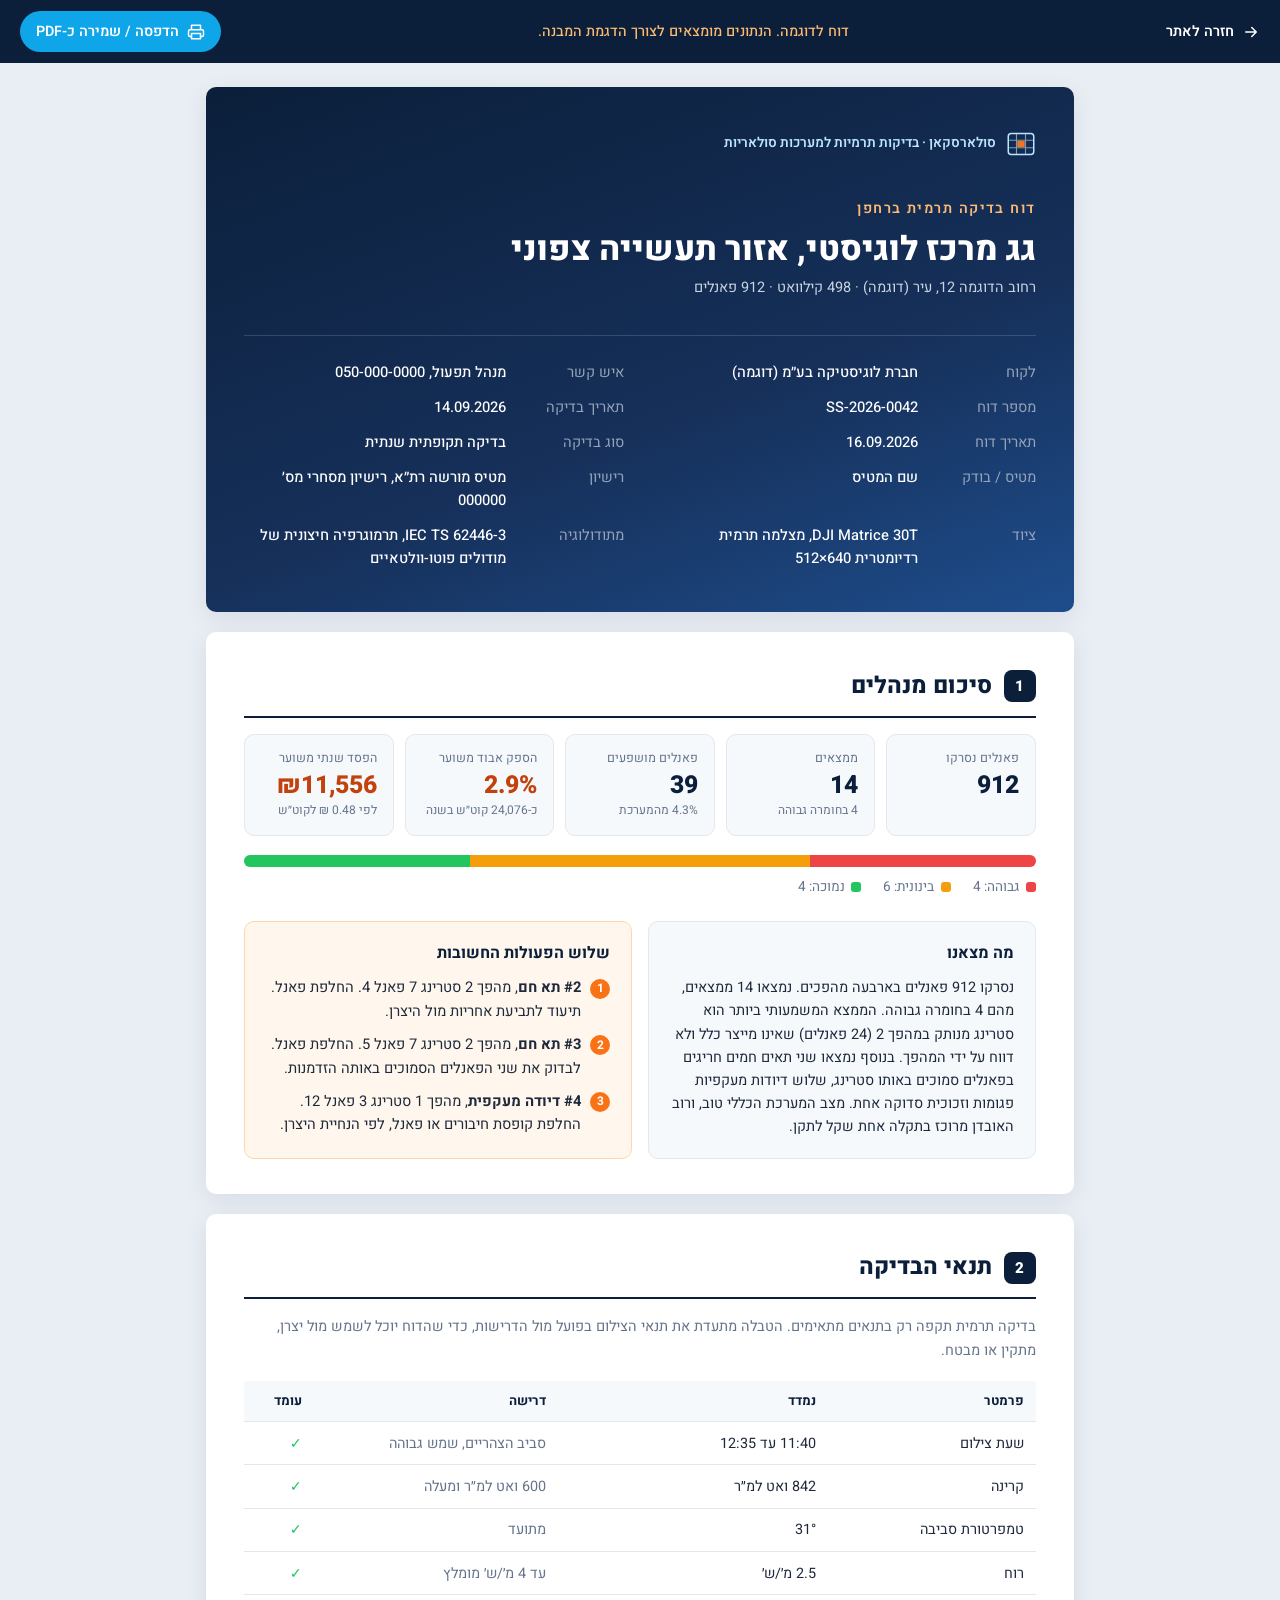
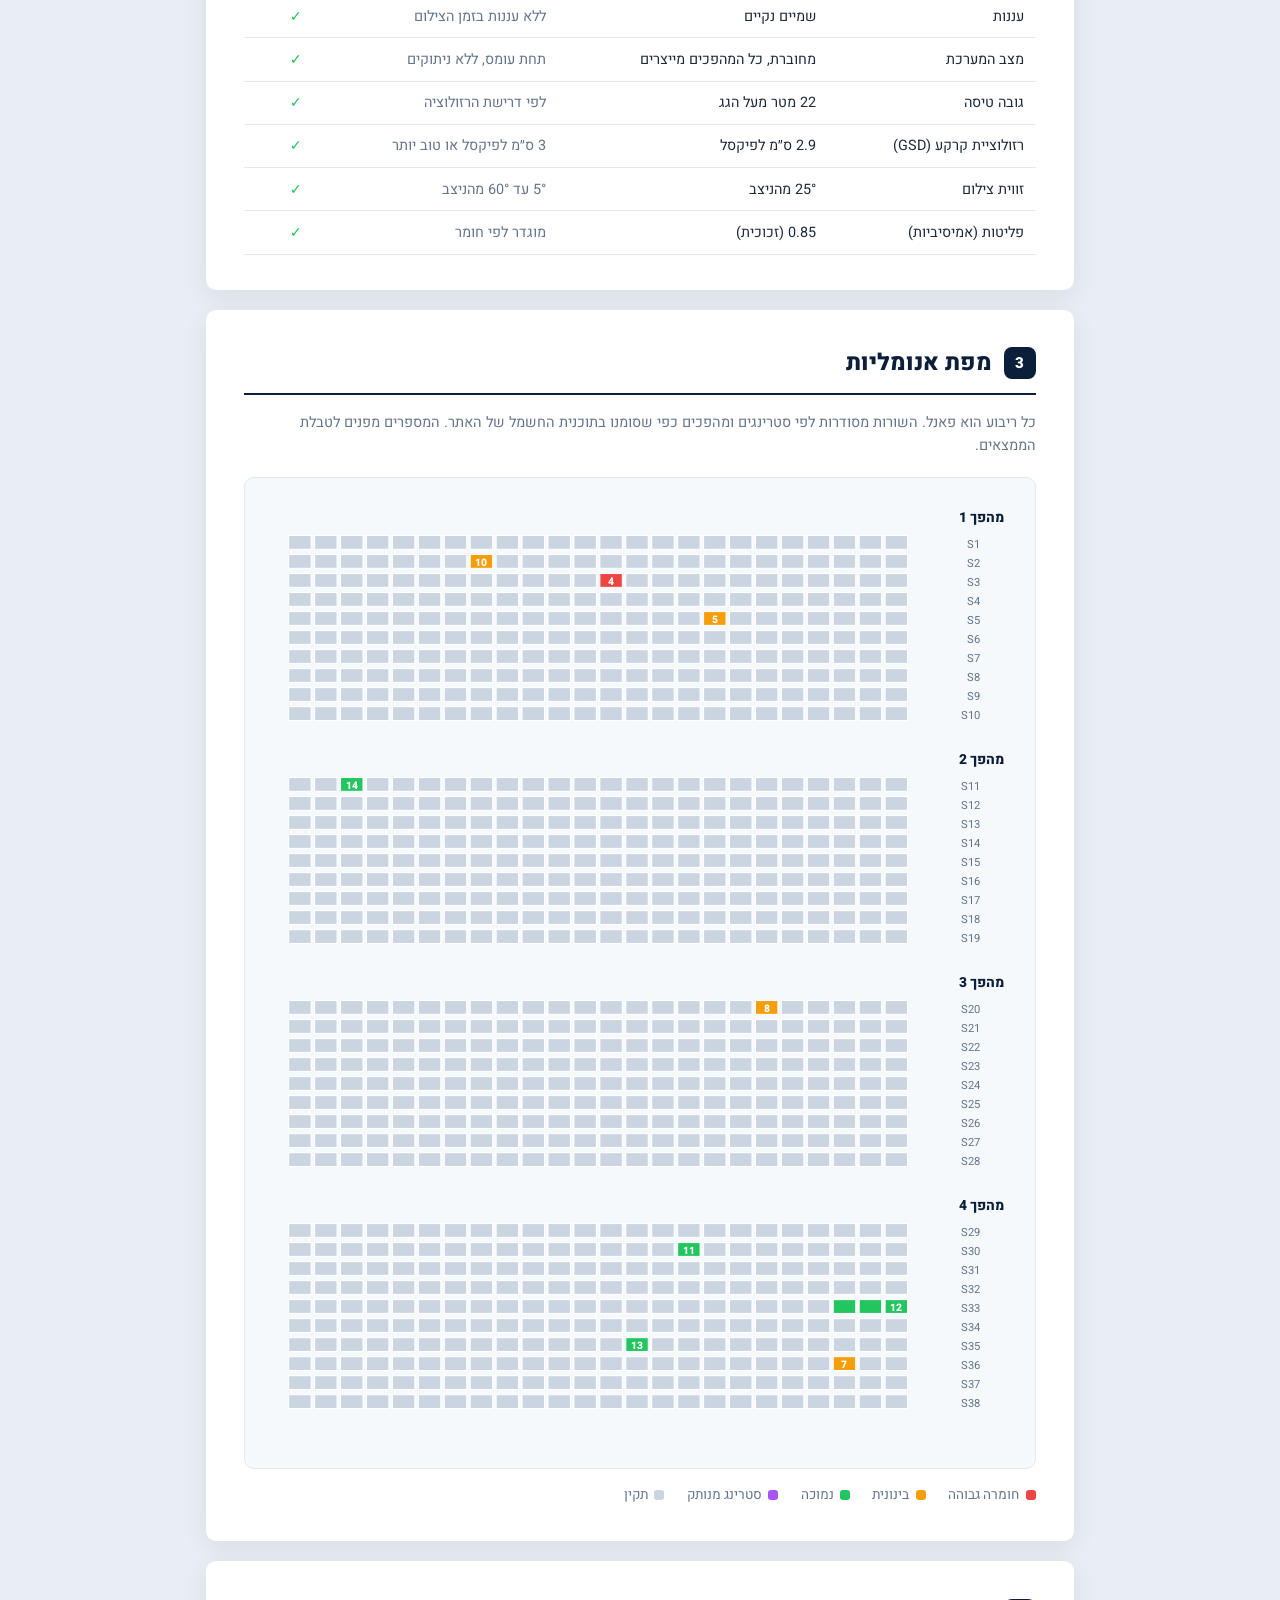
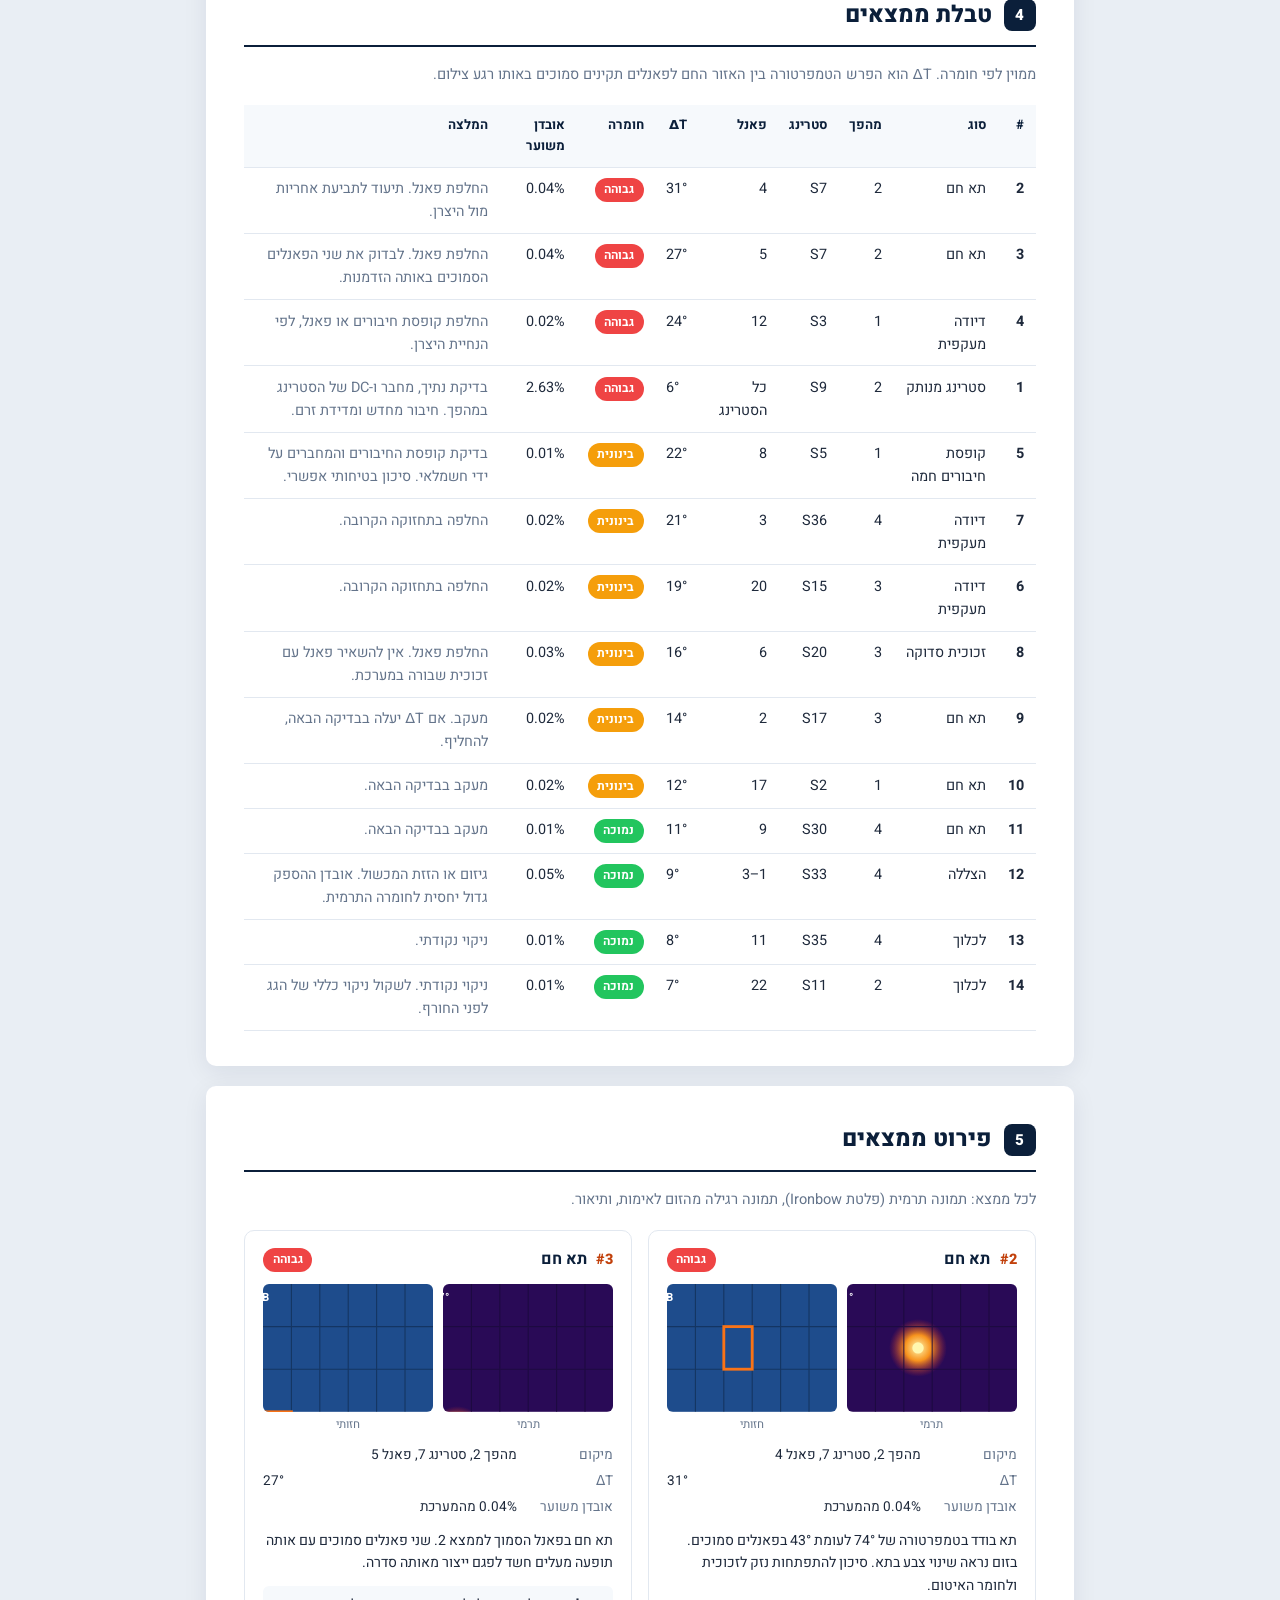
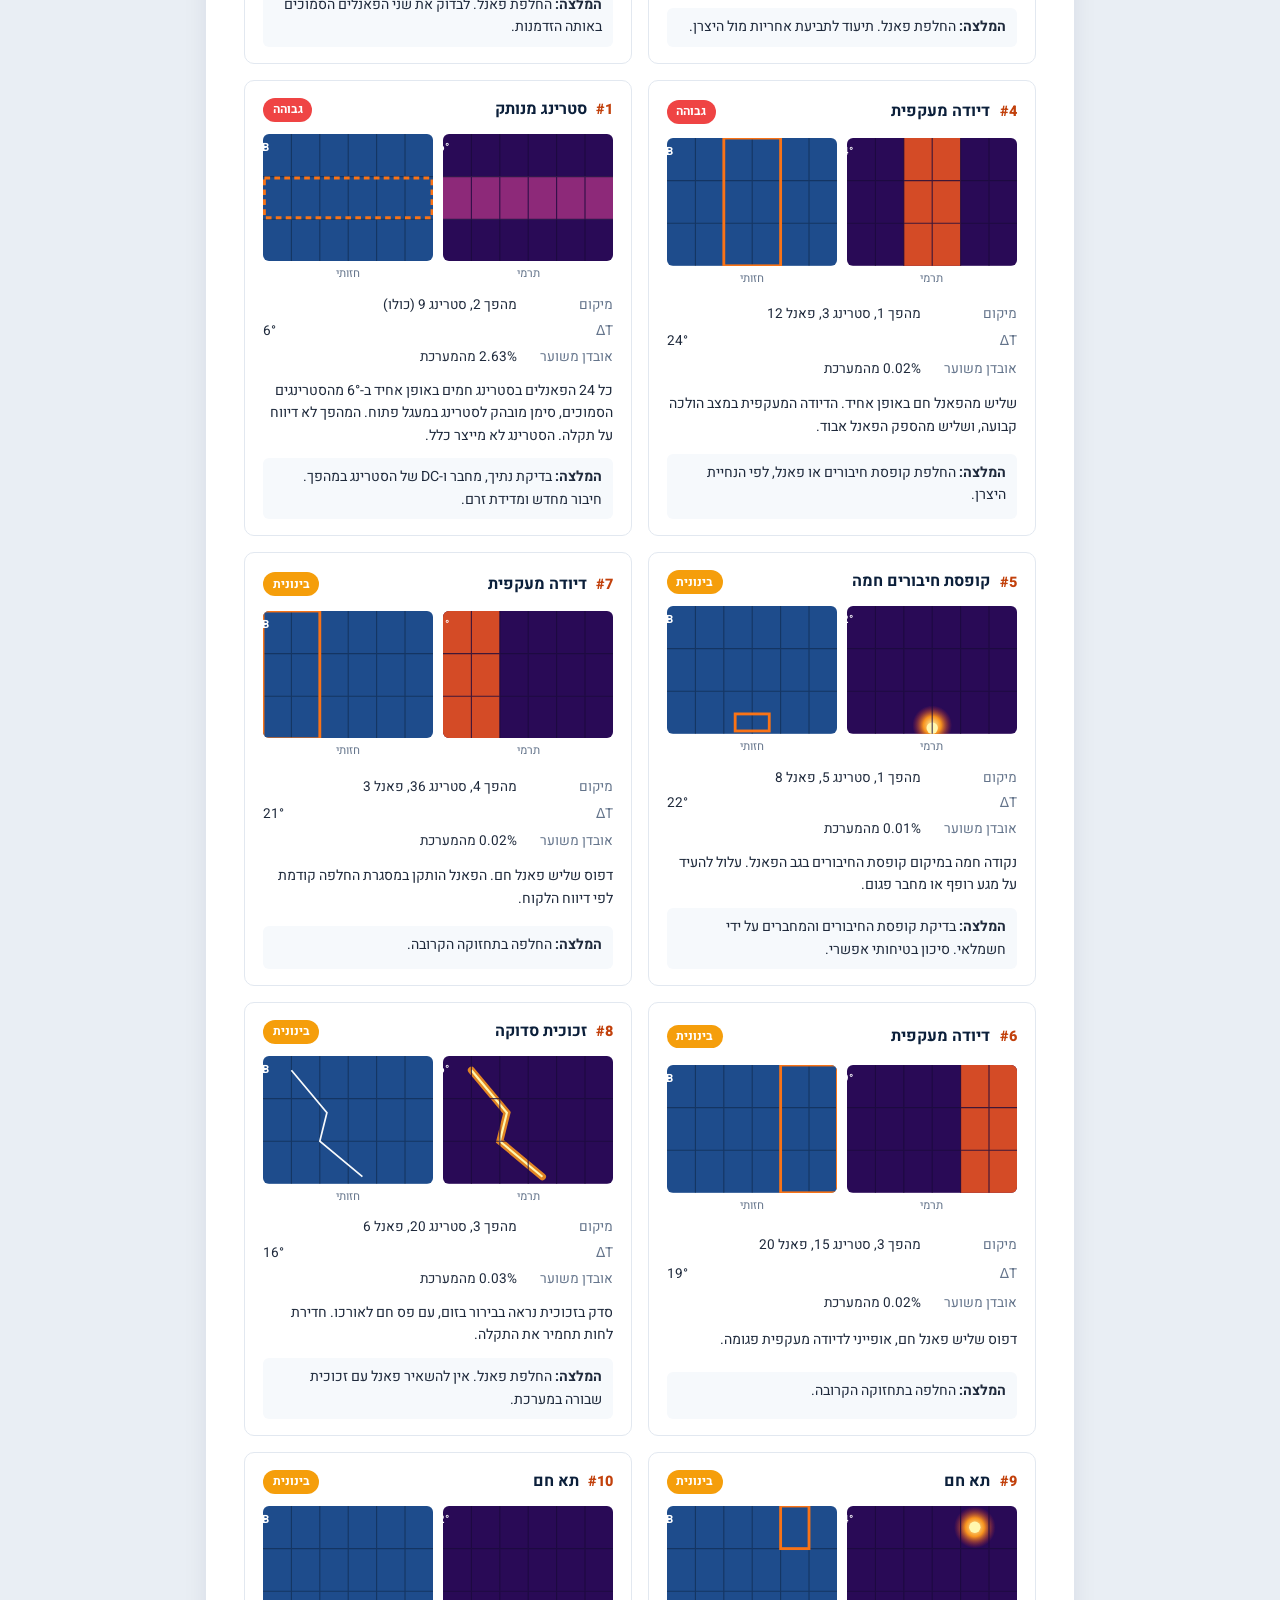
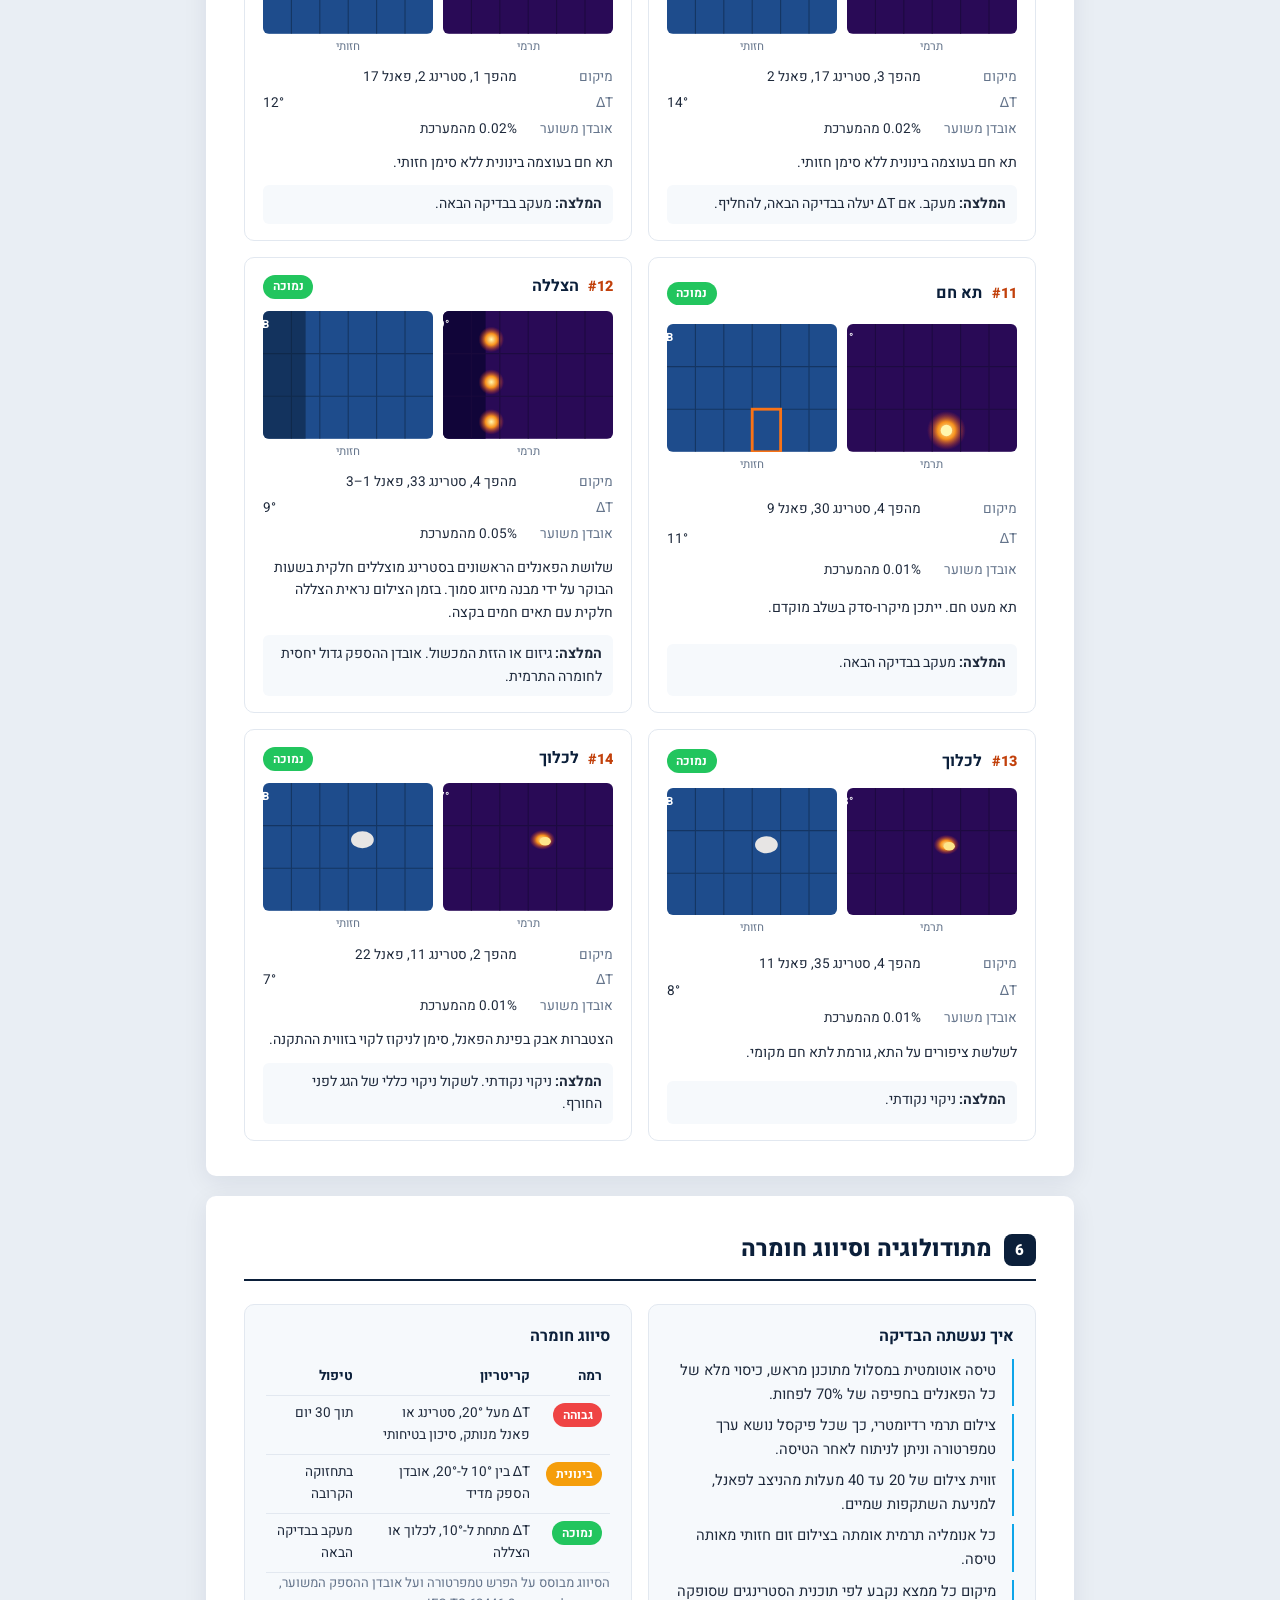
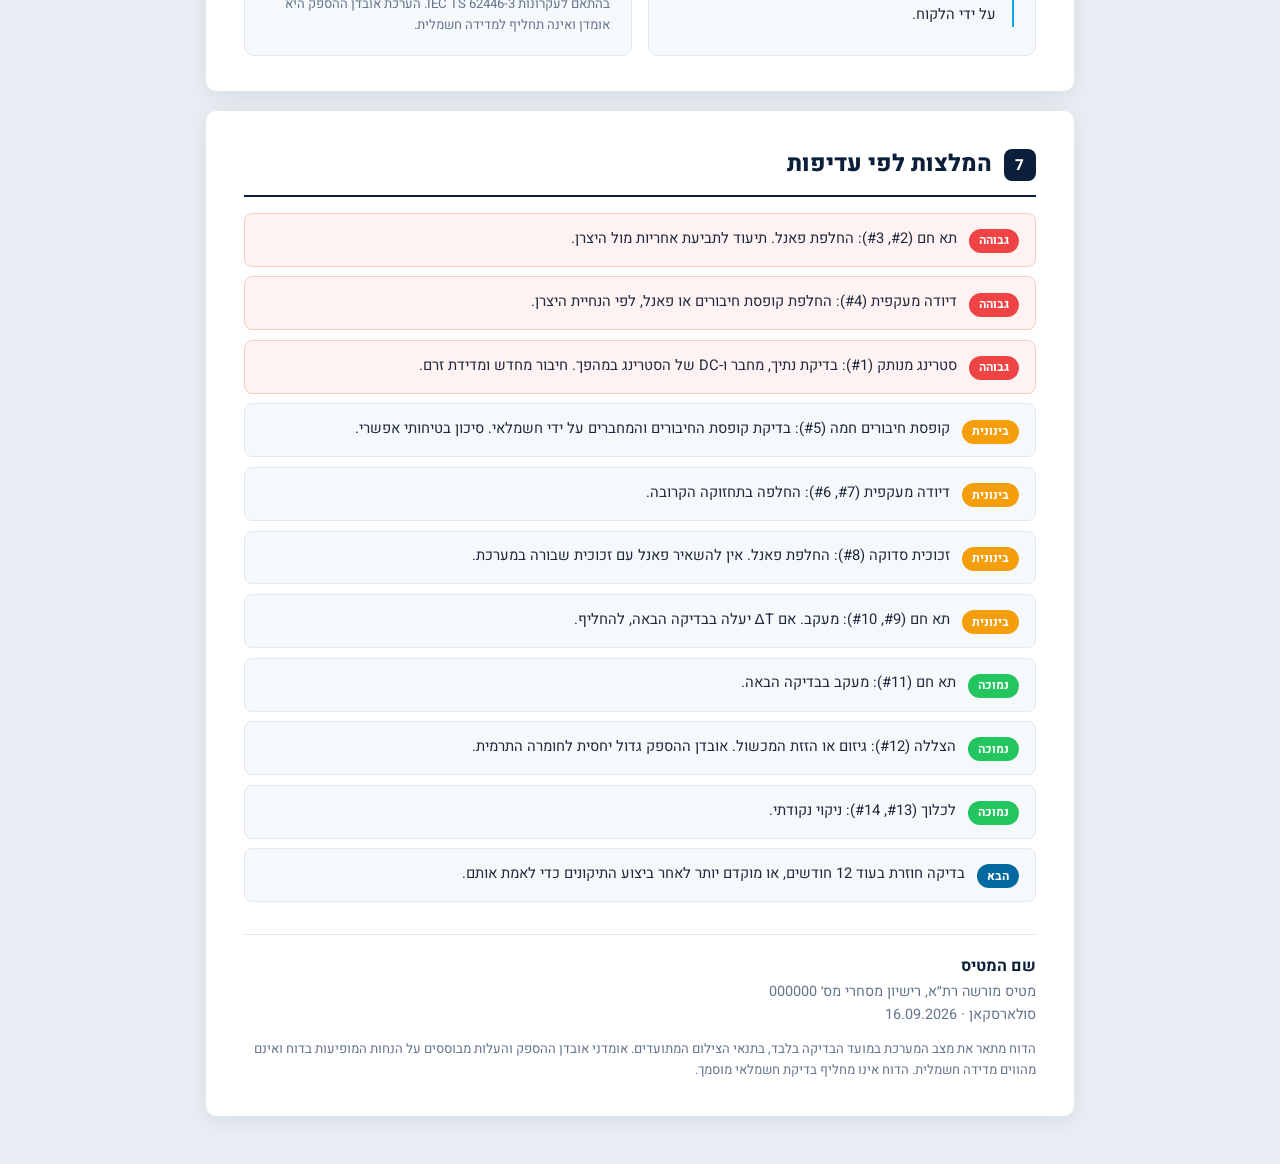
<file: report.html>
<!DOCTYPE html>
<html lang="he" dir="rtl">
<head>
  <meta charset="UTF-8">
  <meta name="viewport" content="width=device-width, initial-scale=1.0">
  <title>דוח בדיקה תרמית לדוגמה | סולארסקאן</title>
  <meta name="description" content="דוח בדיקה תרמית לדוגמה של מערכת סולארית: סיכום מנהלים, מפת אנומליות, טבלת ממצאים לפי פאנל והמלצות.">
  <meta name="robots" content="noindex">
  <link rel="preconnect" href="https://fonts.googleapis.com">
  <link rel="preconnect" href="https://fonts.gstatic.com" crossorigin>
  <link href="https://fonts.googleapis.com/css2?family=Heebo:wght@300;400;500;600;700;800&display=swap" rel="stylesheet">
  <link rel="icon" href="data:image/svg+xml,%3Csvg xmlns='http://www.w3.org/2000/svg' viewBox='0 0 64 64'%3E%3Crect width='64' height='64' rx='14' fill='%230B1F3A'/%3E%3Crect x='12' y='14' width='40' height='36' rx='4' fill='%231E5A8E'/%3E%3Crect x='30' y='30' width='9' height='9' fill='%23F97316'/%3E%3C/svg%3E">
  <link rel="stylesheet" href="css/report.css">
</head>
<body>

  <div class="toolbar">
    <a href="index.html" class="toolbar__back">
      <svg viewBox="0 0 24 24" fill="none" stroke="currentColor" stroke-width="2" stroke-linecap="round" stroke-linejoin="round" aria-hidden="true"><path d="M5 12h14M13 6l6 6-6 6"/></svg>
      חזרה לאתר
    </a>
    <span class="toolbar__note">דוח לדוגמה. הנתונים מומצאים לצורך הדגמת המבנה.</span>
    <button type="button" class="toolbar__print" onclick="window.print()">
      <svg viewBox="0 0 24 24" fill="none" stroke="currentColor" stroke-width="2" stroke-linecap="round" stroke-linejoin="round" aria-hidden="true"><path d="M6 9V3h12v6M6 18H4a2 2 0 0 1-2-2v-5a2 2 0 0 1 2-2h16a2 2 0 0 1 2 2v5a2 2 0 0 1-2 2h-2"/><rect x="6" y="14" width="12" height="7"/></svg>
      הדפסה / שמירה כ-PDF
    </button>
  </div>

  <main class="doc" id="doc">

    <!-- ===== Cover ===== -->
    <header class="cover page">
      <div class="cover__brand">
        <span class="cover__mark" aria-hidden="true">
          <svg viewBox="0 0 40 40" fill="none"><rect x="3" y="6" width="34" height="28" rx="4" stroke="currentColor" stroke-width="2"/><path d="M3 15h34M3 25h34M14 6v28M26 6v28" stroke="currentColor" stroke-width="1.5" opacity=".6"/><rect x="15" y="16" width="10" height="8" fill="#F97316"/></svg>
        </span>
        <span>סולארסקאן · בדיקות תרמיות למערכות סולאריות</span>
      </div>
      <p class="cover__kicker">דוח בדיקה תרמית ברחפן</p>
      <h1 class="cover__title" data-field="site.name"></h1>
      <p class="cover__sub"><span data-field="site.address"></span> · <span data-field="site.kwp"></span> קילוואט · <span data-field="site.modules"></span> פאנלים</p>

      <dl class="meta">
        <div><dt>לקוח</dt><dd data-field="client.name"></dd></div>
        <div><dt>איש קשר</dt><dd data-field="client.contact"></dd></div>
        <div><dt>מספר דוח</dt><dd data-field="report.id"></dd></div>
        <div><dt>תאריך בדיקה</dt><dd data-field="report.inspectionDate"></dd></div>
        <div><dt>תאריך דוח</dt><dd data-field="report.reportDate"></dd></div>
        <div><dt>סוג בדיקה</dt><dd data-field="report.type"></dd></div>
        <div><dt>מטיס / בודק</dt><dd data-field="report.inspector"></dd></div>
        <div><dt>רישיון</dt><dd data-field="report.license"></dd></div>
        <div><dt>ציוד</dt><dd data-field="report.equipment"></dd></div>
        <div><dt>מתודולוגיה</dt><dd data-field="report.standard"></dd></div>
      </dl>
    </header>

    <!-- ===== Executive summary ===== -->
    <section class="page">
      <h2 class="h2"><span class="num">1</span>סיכום מנהלים</h2>

      <div class="kpis" id="kpis"></div>

      <div class="severity-bar" id="severityBar"></div>

      <div class="summary-grid">
        <div class="box">
          <h3>מה מצאנו</h3>
          <p data-field="summary.text"></p>
        </div>
        <div class="box box--accent">
          <h3>שלוש הפעולות החשובות</h3>
          <ol class="top-actions" id="topActions"></ol>
        </div>
      </div>
    </section>

    <!-- ===== Conditions ===== -->
    <section class="page">
      <h2 class="h2"><span class="num">2</span>תנאי הבדיקה</h2>
      <p class="lead">בדיקה תרמית תקפה רק בתנאים מתאימים. הטבלה מתעדת את תנאי הצילום בפועל מול הדרישות, כדי שהדוח יוכל לשמש מול יצרן, מתקין או מבטח.</p>
      <table class="table table--conditions" id="conditionsTable">
        <thead><tr><th>פרמטר</th><th>נמדד</th><th>דרישה</th><th>עומד</th></tr></thead>
        <tbody></tbody>
      </table>
    </section>

    <!-- ===== Map ===== -->
    <section class="page">
      <h2 class="h2"><span class="num">3</span>מפת אנומליות</h2>
      <p class="lead">כל ריבוע הוא פאנל. השורות מסודרות לפי סטרינגים ומהפכים כפי שסומנו בתוכנית החשמל של האתר. המספרים מפנים לטבלת הממצאים.</p>
      <div class="map-wrap">
        <svg id="map" class="map" xmlns="http://www.w3.org/2000/svg" direction="ltr" role="img" aria-label="מפת אנומליות"></svg>
      </div>
      <div class="legend">
        <span><i class="dot dot--high"></i>חומרה גבוהה</span>
        <span><i class="dot dot--mid"></i>בינונית</span>
        <span><i class="dot dot--low"></i>נמוכה</span>
        <span><i class="dot dot--string"></i>סטרינג מנותק</span>
        <span><i class="dot dot--ok"></i>תקין</span>
      </div>
    </section>

    <!-- ===== Findings table ===== -->
    <section class="page">
      <h2 class="h2"><span class="num">4</span>טבלת ממצאים</h2>
      <p class="lead">ממוין לפי חומרה. ΔT הוא הפרש הטמפרטורה בין האזור החם לפאנלים תקינים סמוכים באותו רגע צילום.</p>
      <div class="table-scroll">
        <table class="table table--findings" id="findingsTable">
          <thead>
            <tr><th>#</th><th>סוג</th><th>מהפך</th><th>סטרינג</th><th>פאנל</th><th>ΔT</th><th>חומרה</th><th>אובדן משוער</th><th>המלצה</th></tr>
          </thead>
          <tbody></tbody>
        </table>
      </div>
    </section>

    <!-- ===== Detailed findings ===== -->
    <section class="page">
      <h2 class="h2"><span class="num">5</span>פירוט ממצאים</h2>
      <p class="lead">לכל ממצא: תמונה תרמית (פלטת Ironbow), תמונה רגילה מהזום לאימות, ותיאור.</p>
      <div class="findings" id="findings"></div>
    </section>

    <!-- ===== Method & classification ===== -->
    <section class="page">
      <h2 class="h2"><span class="num">6</span>מתודולוגיה וסיווג חומרה</h2>
      <div class="summary-grid">
        <div class="box">
          <h3>איך נעשתה הבדיקה</h3>
          <ul class="bullets">
            <li>טיסה אוטומטית במסלול מתוכנן מראש, כיסוי מלא של כל הפאנלים בחפיפה של 70% לפחות.</li>
            <li>צילום תרמי רדיומטרי, כך שכל פיקסל נושא ערך טמפרטורה וניתן לניתוח לאחר הטיסה.</li>
            <li>זווית צילום של 20 עד 40 מעלות מהניצב לפאנל, למניעת השתקפות שמיים.</li>
            <li>כל אנומליה תרמית אומתה בצילום זום חזותי מאותה טיסה.</li>
            <li>מיקום כל ממצא נקבע לפי תוכנית הסטרינגים שסופקה על ידי הלקוח.</li>
          </ul>
        </div>
        <div class="box">
          <h3>סיווג חומרה</h3>
          <table class="table table--compact">
            <thead><tr><th>רמה</th><th>קריטריון</th><th>טיפול</th></tr></thead>
            <tbody>
              <tr><td><span class="sev sev--high">גבוהה</span></td><td>ΔT מעל 20°, סטרינג או פאנל מנותק, סיכון בטיחותי</td><td>תוך 30 יום</td></tr>
              <tr><td><span class="sev sev--mid">בינונית</span></td><td>ΔT בין 10° ל-20°, אובדן הספק מדיד</td><td>בתחזוקה הקרובה</td></tr>
              <tr><td><span class="sev sev--low">נמוכה</span></td><td>ΔT מתחת ל-10°, לכלוך או הצללה</td><td>מעקב בבדיקה הבאה</td></tr>
            </tbody>
          </table>
          <p class="small">הסיווג מבוסס על הפרש טמפרטורה ועל אובדן ההספק המשוער, בהתאם לעקרונות IEC TS 62446-3. הערכת אובדן ההספק היא אומדן ואינה תחליף למדידה חשמלית.</p>
        </div>
      </div>
    </section>

    <!-- ===== Recommendations ===== -->
    <section class="page">
      <h2 class="h2"><span class="num">7</span>המלצות לפי עדיפות</h2>
      <ol class="recs" id="recs"></ol>

      <div class="signoff">
        <div>
          <strong data-field="report.inspector"></strong>
          <span data-field="report.license"></span>
          <span>סולארסקאן · <span data-field="report.reportDate"></span></span>
        </div>
        <p class="small">
          הדוח מתאר את מצב המערכת במועד הבדיקה בלבד, בתנאי הצילום המתועדים. אומדני אובדן ההספק והעלות מבוססים על הנחות המופיעות בדוח ואינם מהווים מדידה חשמלית. הדוח אינו מחליף בדיקת חשמלאי מוסמך.
        </p>
      </div>
    </section>
  </main>

  <script src="js/report.js"></script>
</body>
</html>
</file>
<file: css/style.css>
/* =========================================================
   סולארסקאן | Solar Thermal Inspection — Stylesheet
   ========================================================= */

:root {
  --navy: #0B1F3A;
  --navy-soft: #16305A;
  --ink: #1E293B;
  --muted: #64748B;
  --line: #E2E8F0;
  --bg: #FFFFFF;
  --bg-soft: #F6F9FC;
  --sky: #0EA5E9;
  --sky-deep: #0369A1;
  --sky-light: #BAE6FD;
  --heat: #F97316;
  --heat-deep: #C2410C;
  --heat-light: #FFEDD5;
  --success: #16A34A;
  --whatsapp: #25D366;

  --radius: 18px;
  --radius-sm: 12px;
  --shadow-sm: 0 1px 2px rgba(11, 31, 58, .06), 0 4px 12px rgba(11, 31, 58, .05);
  --shadow-md: 0 8px 24px rgba(11, 31, 58, .10);
  --shadow-lg: 0 20px 50px rgba(11, 31, 58, .16);

  --container: 1180px;
  --ease: cubic-bezier(.2, .7, .2, 1);
}

*, *::before, *::after { box-sizing: border-box; }
html { scroll-behavior: smooth; -webkit-text-size-adjust: 100%; }

body {
  margin: 0;
  font-family: 'Heebo', system-ui, -apple-system, 'Segoe UI', Arial, sans-serif;
  font-size: 17px;
  line-height: 1.65;
  color: var(--ink);
  background: var(--bg);
  overflow-x: hidden;
}

img, svg { display: block; max-width: 100%; }
a { color: inherit; text-decoration: none; }
ul, ol { margin: 0; padding: 0; list-style: none; }
h1, h2, h3, p { margin: 0; }

h1, h2, h3 { color: var(--navy); font-weight: 800; letter-spacing: -0.01em; line-height: 1.15; }
h2 { font-size: clamp(1.9rem, 3.4vw, 2.75rem); }
h3 { font-size: 1.25rem; font-weight: 700; }

.container { width: min(100% - 2.5rem, var(--container)); margin-inline: auto; }
.container--narrow { max-width: 820px; }

.eyebrow {
  display: inline-block; font-size: .85rem; font-weight: 600; letter-spacing: .08em;
  color: var(--sky-deep); background: rgba(14, 165, 233, .10);
  padding: .35rem .9rem; border-radius: 999px; margin-bottom: 1.1rem;
}
.eyebrow--light { color: #E0F2FE; background: rgba(255, 255, 255, .12); }

.text-gradient {
  background: linear-gradient(90deg, var(--heat-deep), var(--heat) 60%, #FDBA74);
  -webkit-background-clip: text; background-clip: text; color: transparent;
}

/* ---------- Buttons ---------- */
.btn {
  display: inline-flex; align-items: center; justify-content: center; gap: .5rem;
  font-family: inherit; font-weight: 600; font-size: 1rem; line-height: 1;
  padding: .9rem 1.6rem; border-radius: 999px; border: 2px solid transparent; cursor: pointer;
  transition: transform .25s var(--ease), box-shadow .25s var(--ease), background .25s, color .25s, border-color .25s;
  white-space: nowrap;
}
.btn:active { transform: translateY(1px) scale(.99); }
.btn--lg { padding: 1.05rem 2rem; font-size: 1.05rem; }
.btn--sm { padding: .6rem 1.15rem; font-size: .92rem; }
.btn--block { width: 100%; }

.btn--primary {
  color: #fff; background: linear-gradient(135deg, var(--sky) 0%, var(--sky-deep) 100%);
  box-shadow: 0 8px 20px rgba(14, 165, 233, .32);
}
.btn--primary:hover { transform: translateY(-2px); box-shadow: 0 14px 28px rgba(14, 165, 233, .38); }
.btn--ghost { color: var(--navy); background: rgba(255, 255, 255, .7); border-color: rgba(11, 31, 58, .12); backdrop-filter: blur(6px); }
.btn--ghost:hover { background: #fff; border-color: rgba(11, 31, 58, .25); transform: translateY(-2px); }
.btn--outline { color: var(--navy); border-color: var(--line); background: #fff; }
.btn--outline:hover { border-color: var(--sky); color: var(--sky-deep); }
.btn--light { color: var(--navy); background: #fff; }
.btn--light:hover { background: #E0F2FE; transform: translateY(-2px); }
.btn--whatsapp { color: #fff; background: var(--whatsapp); margin-top: 1.5rem; }
.btn--whatsapp svg { width: 20px; height: 20px; }
.btn--whatsapp:hover { background: #1EBE5B; transform: translateY(-2px); }

/* ---------- Navigation ---------- */
.nav { position: fixed; inset-inline: 0; top: 0; z-index: 50; padding: 1rem 0; transition: background .3s, box-shadow .3s, padding .3s; }
.nav.is-scrolled {
  padding: .6rem 0; background: rgba(255, 255, 255, .82);
  backdrop-filter: blur(14px); -webkit-backdrop-filter: blur(14px);
  box-shadow: 0 1px 0 rgba(11, 31, 58, .06), var(--shadow-sm);
}
.nav__inner { display: flex; align-items: center; justify-content: space-between; gap: 1.5rem; }

.logo { display: inline-flex; align-items: center; gap: .6rem; color: var(--navy); font-weight: 800; font-size: 1.4rem; }
.logo__mark { width: 36px; height: 36px; color: var(--navy); }
.logo--light { color: #fff; }
.logo--light .logo__mark { color: #BAE6FD; }

.nav__links { display: flex; align-items: center; gap: 1.6rem; font-weight: 500; font-size: .97rem; }
.nav__links a:not(.btn) { position: relative; color: var(--ink); padding: .25rem 0; }
.nav__links a:not(.btn)::after {
  content: ""; position: absolute; inset-inline: 0; bottom: -2px; height: 2px;
  background: var(--heat); transform: scaleX(0); transform-origin: right; transition: transform .3s var(--ease);
}
.nav__links a:not(.btn):hover::after { transform: scaleX(1); }
.nav__cta { margin-inline-start: .5rem; }

.nav__toggle {
  display: none; width: 44px; height: 44px; border: 0; background: transparent; cursor: pointer;
  flex-direction: column; justify-content: center; align-items: center; gap: 5px; border-radius: 10px;
}
.nav__toggle span { width: 22px; height: 2px; background: var(--navy); border-radius: 2px; transition: transform .3s, opacity .3s; }
.nav__toggle[aria-expanded="true"] span:nth-child(1) { transform: translateY(7px) rotate(45deg); }
.nav__toggle[aria-expanded="true"] span:nth-child(2) { opacity: 0; }
.nav__toggle[aria-expanded="true"] span:nth-child(3) { transform: translateY(-7px) rotate(-45deg); }

/* ---------- Hero ---------- */
.hero {
  position: relative; min-height: 100svh; display: flex; align-items: center;
  padding: 7.5rem 0 5rem; overflow: hidden;
  background: linear-gradient(180deg, #E4F1FB 0%, #F3F8FD 45%, #FFFFFF 100%);
}
.hero__sky { position: absolute; inset: 0; pointer-events: none; }
.hero__sun {
  position: absolute; top: -14%; inset-inline-start: -8%;
  width: 48vw; height: 48vw; max-width: 640px; max-height: 640px; border-radius: 50%;
  background: radial-gradient(circle, rgba(253, 186, 116, .55) 0%, rgba(253, 224, 138, .25) 35%, rgba(253, 224, 138, 0) 70%);
  filter: blur(12px);
}
.hero__inner { position: relative; display: grid; grid-template-columns: 1.05fr .95fr; align-items: center; gap: 3rem; }
.hero__title { font-size: clamp(2.3rem, 5vw, 4rem); margin-bottom: 1.4rem; }
.hero__lead { font-size: clamp(1.05rem, 1.5vw, 1.2rem); color: var(--muted); max-width: 36rem; margin-bottom: 2.2rem; }
.hero__actions { display: flex; flex-wrap: wrap; gap: .9rem; margin-bottom: 2.2rem; }
.hero__trust { display: flex; flex-wrap: wrap; gap: 1rem 1.3rem; font-size: .92rem; color: var(--muted); font-weight: 500; }
.hero__trust li { display: flex; align-items: center; gap: .45rem; }
.hero__trust li::before {
  content: ""; width: 18px; height: 18px; border-radius: 50%; flex: none;
  background: var(--sky) url("data:image/svg+xml,%3Csvg xmlns='http://www.w3.org/2000/svg' viewBox='0 0 24 24' fill='none' stroke='white' stroke-width='3' stroke-linecap='round' stroke-linejoin='round'%3E%3Cpath d='m6 12 4 4 8-8'/%3E%3C/svg%3E") center/11px no-repeat;
}

.hero__visual { position: relative; }
.scanbox {
  position: relative; border-radius: 22px; background: #fff; padding: 12px;
  box-shadow: var(--shadow-lg); border: 1px solid rgba(11, 31, 58, .06);
}
.scan { width: 100%; height: auto; border-radius: 14px; }
.scan__drone { animation: hoverDrone 5s ease-in-out infinite; transform-origin: 260px 30px; }
@keyframes hoverDrone { 0%, 100% { transform: translateY(0); } 50% { transform: translateY(-6px); } }
.marker { animation: markerPulse 2s ease-in-out infinite; }
@keyframes markerPulse { 0%, 100% { opacity: 1; } 50% { opacity: .45; } }
.scanbox__legend { display: flex; flex-wrap: wrap; gap: .5rem; padding: .8rem .3rem .2rem; }
.scanbox__chip {
  display: inline-flex; align-items: center; gap: .45rem; font-size: .8rem; font-weight: 600; color: var(--navy);
  padding: .3rem .7rem; border-radius: 999px; background: var(--bg-soft); border: 1px solid var(--line);
}
.scanbox__chip::before { content: ""; width: 10px; height: 10px; border-radius: 3px; }
.scanbox__chip--hot::before { background: linear-gradient(135deg, #FFF200, #F7931E); }
.scanbox__chip--diode::before { background: #C1272D; }
.scanbox__chip--string::before { background: #7A1C7A; }

.hero__card {
  position: absolute; display: flex; flex-direction: column; gap: .1rem;
  padding: .9rem 1.2rem; background: rgba(255, 255, 255, .9);
  backdrop-filter: blur(10px); -webkit-backdrop-filter: blur(10px);
  border: 1px solid rgba(255, 255, 255, .8); border-radius: var(--radius-sm);
  box-shadow: var(--shadow-md); animation: floatCard 6s ease-in-out infinite;
}
.hero__card--1 { top: -22px; inset-inline-start: -18px; }
.hero__card--2 { bottom: 34px; inset-inline-end: -18px; animation-delay: -3s; }
.hero__card-num { font-size: 1.5rem; font-weight: 800; color: var(--navy); line-height: 1; direction: ltr; }
.hero__card-label { font-size: .8rem; color: var(--muted); font-weight: 500; }
@keyframes floatCard { 0%, 100% { transform: translateY(0); } 50% { transform: translateY(-8px); } }

.hero__scroll {
  position: absolute; bottom: 1.8rem; left: 50%; transform: translateX(-50%);
  width: 28px; height: 46px; border: 2px solid rgba(11, 31, 58, .25); border-radius: 999px;
  display: grid; justify-content: center; padding-top: 8px;
}
.hero__scroll span { width: 4px; height: 8px; border-radius: 4px; background: var(--sky-deep); animation: scrollDot 1.8s ease-in-out infinite; }
@keyframes scrollDot { 0% { transform: translateY(0); opacity: 1; } 70% { transform: translateY(16px); opacity: 0; } 100% { opacity: 0; } }

/* ---------- Strip ---------- */
.strip { padding: 1.8rem 0; border-block: 1px solid var(--line); background: #fff; }
.strip__label { text-align: center; font-size: .8rem; letter-spacing: .12em; color: var(--muted); margin-bottom: 1rem; font-weight: 600; }
.strip__logos { display: flex; flex-wrap: wrap; justify-content: center; gap: .8rem 2.4rem; color: #94A3B8; font-weight: 700; font-size: 1.02rem; }

/* ---------- Sections ---------- */
.section { padding: clamp(4.5rem, 8vw, 7rem) 0; }
.section--soft { background: var(--bg-soft); }
.section__head { max-width: 700px; margin: 0 auto 3.2rem; text-align: center; }
.section__head h2 { margin-bottom: 1rem; }
.section__lead { color: var(--muted); font-size: 1.08rem; }
.section__note { text-align: center; color: var(--muted); font-size: .95rem; margin-top: 2rem; }

.grid { display: grid; gap: 1.5rem; }
.grid--3 { grid-template-columns: repeat(3, 1fr); }
.grid--4 { grid-template-columns: repeat(4, 1fr); }

/* ---------- Cards ---------- */
.card {
  background: #fff; border: 1px solid var(--line); border-radius: var(--radius); padding: 2rem 1.75rem;
  transition: transform .35s var(--ease), box-shadow .35s var(--ease), border-color .35s;
}
.card:hover { transform: translateY(-6px); box-shadow: var(--shadow-md); border-color: transparent; }
.card__icon {
  width: 56px; height: 56px; border-radius: 16px; margin-bottom: 1.3rem; display: grid; place-items: center;
  background: linear-gradient(135deg, #E0F2FE, #F0F9FF); color: var(--sky-deep);
}
.card__icon svg { width: 26px; height: 26px; }
.card h3 { margin-bottom: .6rem; }
.card p { color: var(--muted); font-size: .98rem; }

/* ---------- Fault cards ---------- */
.fault {
  background: #fff; border: 1px solid var(--line); border-radius: var(--radius); padding: 1.25rem 1.25rem 1.6rem;
  transition: transform .35s var(--ease), box-shadow .35s var(--ease);
}
.fault:hover { transform: translateY(-6px); box-shadow: var(--shadow-md); }
.fault__thermal { border-radius: 12px; overflow: hidden; margin-bottom: 1.1rem; box-shadow: inset 0 0 0 1px rgba(0,0,0,.05); }
.fault__thermal svg { width: 100%; height: auto; }
.fault h3 { margin-bottom: .5rem; font-size: 1.15rem; }
.fault p { color: var(--muted); font-size: .94rem; }

/* ---------- Calculator (dark) ---------- */
.section--dark {
  background: radial-gradient(1200px 600px at 85% 0%, rgba(249, 115, 22, .28), transparent 60%),
              radial-gradient(900px 500px at 10% 100%, rgba(14, 165, 233, .25), transparent 60%), var(--navy);
  color: #CBD5E1;
}
.section--dark h2 { color: #fff; margin-bottom: 1.2rem; }
.calc { display: grid; grid-template-columns: 1fr 1fr; gap: 4rem; align-items: center; }
.calc__text > p { font-size: 1.08rem; margin-bottom: 1.8rem; }
.checks { display: grid; gap: .8rem; margin-bottom: 2.2rem; }
.checks li { display: flex; align-items: flex-start; gap: .7rem; color: #E2E8F0; font-weight: 500; }
.checks li::before {
  content: ""; flex: none; width: 22px; height: 22px; border-radius: 50%; margin-top: .15rem;
  background: rgba(14, 165, 233, .25) url("data:image/svg+xml,%3Csvg xmlns='http://www.w3.org/2000/svg' viewBox='0 0 24 24' fill='none' stroke='%2338BDF8' stroke-width='3' stroke-linecap='round' stroke-linejoin='round'%3E%3Cpath d='m6 12 4 4 8-8'/%3E%3C/svg%3E") center/13px no-repeat;
}
.checks--dark li { color: var(--ink); }
.checks--dark li::before { background-color: #E0F2FE; }

.calc__panel {
  background: rgba(255, 255, 255, .06); border: 1px solid rgba(255, 255, 255, .12);
  border-radius: var(--radius); padding: 1.8rem; backdrop-filter: blur(8px); display: grid; gap: 1.4rem;
}
.calc__fields { display: grid; gap: 1rem; }
.field--light { color: #E2E8F0; }
.field--light input { background: rgba(255, 255, 255, .08); border-color: rgba(255, 255, 255, .15); color: #fff; }
.field--light input:focus { background: rgba(255, 255, 255, .12); border-color: var(--heat); box-shadow: 0 0 0 4px rgba(249, 115, 22, .2); }
.field--range input[type="range"] {
  -webkit-appearance: none; appearance: none; width: 100%; height: 6px; padding: 0; border: 0; border-radius: 999px;
  background: linear-gradient(90deg, var(--heat), #FDBA74); cursor: pointer;
}
.field--range input[type="range"]::-webkit-slider-thumb {
  -webkit-appearance: none; width: 22px; height: 22px; border-radius: 50%; background: #fff;
  border: 3px solid var(--heat); box-shadow: 0 2px 8px rgba(0,0,0,.3);
}
.field--range input[type="range"]::-moz-range-thumb { width: 22px; height: 22px; border-radius: 50%; background: #fff; border: 3px solid var(--heat); }
.field--range strong { color: #FDBA74; }
.calc__results { display: grid; grid-template-columns: 1fr 1fr; gap: 1rem; }
.calc__result {
  padding: 1.2rem 1.3rem; border-radius: var(--radius-sm);
  background: rgba(255, 255, 255, .06); border: 1px solid rgba(255, 255, 255, .1);
  display: flex; flex-direction: column; gap: .3rem;
}
.calc__result--money { background: rgba(249, 115, 22, .16); border-color: rgba(249, 115, 22, .35); }
.calc__num { font-size: 2rem; font-weight: 800; color: #fff; line-height: 1; direction: ltr; text-align: right; }
.calc__result--money .calc__num { color: #FDBA74; }
.calc__label { font-size: .85rem; color: #94A3B8; }
.calc__assump { font-size: .85rem; color: #94A3B8; }

/* ---------- Use cases ---------- */
.usecases { margin-top: 3rem; background: var(--bg-soft); border-radius: var(--radius); padding: 2rem; }
.usecases__title { font-size: 1.1rem; margin-bottom: 1.2rem; }
.usecases__list { display: grid; grid-template-columns: repeat(4, 1fr); gap: 1.2rem; }
.usecases__list li { display: flex; flex-direction: column; gap: .25rem; padding-inline-start: 1rem; border-inline-start: 3px solid var(--heat); }
.usecases__list strong { color: var(--navy); }
.usecases__list span { color: var(--muted); font-size: .92rem; }

/* ---------- Report preview ---------- */
.report { display: grid; grid-template-columns: 1fr 1fr; gap: 4rem; align-items: center; }
.report__text h2 { margin-bottom: 1rem; }
.report__text > p { color: var(--muted); font-size: 1.05rem; margin-bottom: 1.6rem; }
.report__preview { display: block; perspective: 1200px; }
.report__page {
  background: #fff; border-radius: 12px; padding: 1.4rem; box-shadow: var(--shadow-lg);
  border: 1px solid var(--line); transform: rotateY(-6deg) rotateX(2deg);
  transition: transform .5s var(--ease), box-shadow .5s var(--ease);
  display: grid; gap: 1rem;
}
.report__preview:hover .report__page { transform: rotateY(0) rotateX(0) translateY(-4px); box-shadow: 0 30px 60px rgba(11, 31, 58, .2); }
.report__pagehead { display: flex; justify-content: space-between; align-items: baseline; border-bottom: 2px solid var(--navy); padding-bottom: .6rem; }
.report__pagetitle { font-weight: 800; color: var(--navy); }
.report__pagemeta { font-size: .8rem; color: var(--muted); }
.report__kpis { display: grid; grid-template-columns: repeat(3, 1fr); gap: .6rem; }
.report__kpis span { display: flex; flex-direction: column; background: var(--bg-soft); border-radius: 8px; padding: .6rem .8rem; font-size: .75rem; color: var(--muted); }
.report__kpis b { font-size: 1.3rem; color: var(--navy); line-height: 1.1; }
.report__map { width: 100%; height: auto; border-radius: 8px; }
.report__rows { display: grid; gap: .4rem; font-size: .78rem; color: var(--ink); }
.report__rows div { display: flex; align-items: center; gap: .5rem; padding: .4rem .6rem; background: var(--bg-soft); border-radius: 6px; }
.sev { width: 10px; height: 10px; border-radius: 50%; flex: none; }
.sev--high { background: #EF4444; }
.sev--mid { background: #F59E0B; }
.sev--low { background: #22C55E; }

/* ---------- Method ---------- */
.method { display: grid; grid-template-columns: .9fr 1.1fr; gap: 1.5rem; }
.method__equip, .method__rules { background: #fff; border: 1px solid var(--line); border-radius: var(--radius); padding: 2rem; }
.method__equip { background: linear-gradient(180deg, #F0F9FF, #fff); }
.method__badge {
  display: inline-block; font-size: .78rem; font-weight: 700; letter-spacing: .06em; color: #fff;
  background: var(--navy); padding: .3rem .8rem; border-radius: 999px; margin-bottom: 1rem; direction: ltr;
}
.method h3 { margin-bottom: 1.2rem; }
.specs { display: grid; gap: .7rem; }
.specs li { display: flex; justify-content: space-between; gap: 1rem; padding-bottom: .7rem; border-bottom: 1px dashed var(--line); font-size: .95rem; }
.specs li:last-child { border-bottom: 0; }
.specs span { color: var(--muted); flex: none; }
.specs b { color: var(--navy); font-weight: 600; text-align: left; }
.rules { display: grid; gap: .9rem; counter-reset: rule; }
.rules li { position: relative; padding-inline-start: 2.4rem; font-size: .96rem; color: var(--muted); counter-increment: rule; }
.rules li::before {
  content: counter(rule); position: absolute; inset-inline-start: 0; top: .1rem;
  width: 28px; height: 28px; border-radius: 50%; display: grid; place-items: center;
  background: var(--heat-light); color: var(--heat-deep); font-weight: 700; font-size: .85rem;
}
.rules b { color: var(--navy); font-weight: 700; }

/* ---------- Steps ---------- */
.steps { display: grid; grid-template-columns: repeat(4, 1fr); gap: 1.5rem; position: relative; }
.steps::before {
  content: ""; position: absolute; top: 34px; inset-inline: 12%; height: 2px;
  background: repeating-linear-gradient(90deg, var(--sky-light) 0 10px, transparent 10px 20px);
}
.step { position: relative; padding-top: 1rem; }
.step__num {
  position: relative; z-index: 1; display: grid; place-items: center;
  width: 68px; height: 68px; border-radius: 50%; background: #fff; border: 2px solid var(--sky-light);
  color: var(--sky-deep); font-weight: 800; font-size: 1.15rem; margin: 0 auto 1.3rem;
  box-shadow: 0 0 0 8px var(--bg-soft);
  transition: transform .35s var(--ease), background .35s, color .35s, border-color .35s;
}
.step:hover .step__num { background: var(--sky); color: #fff; border-color: var(--sky); transform: scale(1.08); }
.step h3 { text-align: center; margin-bottom: .5rem; }
.step p { text-align: center; color: var(--muted); font-size: .96rem; }

/* ---------- Packages ---------- */
.packages { align-items: stretch; }
.pkg {
  position: relative; display: flex; flex-direction: column;
  background: #fff; border: 1px solid var(--line); border-radius: var(--radius); padding: 2.2rem 1.9rem;
  transition: transform .35s var(--ease), box-shadow .35s var(--ease);
}
.pkg:hover { transform: translateY(-6px); box-shadow: var(--shadow-md); }
.pkg--featured { border-color: var(--sky); box-shadow: var(--shadow-lg); transform: translateY(-10px); }
.pkg--featured:hover { transform: translateY(-14px); }
.pkg__badge {
  position: absolute; top: -14px; inset-inline-start: 50%; transform: translateX(50%);
  background: linear-gradient(135deg, var(--heat), #EA580C); color: #fff;
  font-size: .78rem; font-weight: 700; padding: .35rem .9rem; border-radius: 999px;
  box-shadow: 0 6px 14px rgba(249, 115, 22, .35);
}
.pkg h3 { font-size: 1.3rem; }
.pkg__for { color: var(--muted); font-size: .92rem; margin: .3rem 0 1.6rem; }
.pkg__list { display: grid; gap: .7rem; margin-bottom: 2rem; flex: 1; }
.pkg__list li { display: flex; gap: .6rem; align-items: flex-start; font-size: .96rem; }
.pkg__list li::before {
  content: ""; flex: none; width: 18px; height: 18px; margin-top: .2rem; border-radius: 50%;
  background: #E0F2FE url("data:image/svg+xml,%3Csvg xmlns='http://www.w3.org/2000/svg' viewBox='0 0 24 24' fill='none' stroke='%230369A1' stroke-width='3' stroke-linecap='round' stroke-linejoin='round'%3E%3Cpath d='m6 12 4 4 8-8'/%3E%3C/svg%3E") center/11px no-repeat;
}

.offer {
  margin-top: 2.5rem; display: flex; align-items: center; justify-content: space-between; gap: 1.5rem;
  padding: 1.6rem 2rem; border-radius: var(--radius);
  background: linear-gradient(135deg, var(--heat-light), #FFF7ED); border: 1px solid #FED7AA;
}
.offer__text { display: flex; flex-direction: column; gap: .25rem; }
.offer__text strong { color: var(--heat-deep); font-size: 1.1rem; }
.offer__text span { color: var(--ink); font-size: .95rem; max-width: 42rem; }

/* ---------- FAQ ---------- */
.faq { display: grid; gap: .8rem; }
.faq details { background: #fff; border: 1px solid var(--line); border-radius: var(--radius-sm); padding: 0 1.4rem; transition: box-shadow .3s, border-color .3s; }
.faq details[open] { border-color: var(--sky-light); box-shadow: var(--shadow-sm); }
.faq summary {
  list-style: none; cursor: pointer; display: flex; align-items: center; justify-content: space-between; gap: 1rem;
  padding: 1.15rem 0; font-weight: 600; color: var(--navy); font-size: 1.02rem;
}
.faq summary::-webkit-details-marker { display: none; }
.faq summary::after {
  content: ""; flex: none; width: 28px; height: 28px; border-radius: 50%;
  background: #F0F9FF url("data:image/svg+xml,%3Csvg xmlns='http://www.w3.org/2000/svg' viewBox='0 0 24 24' fill='none' stroke='%230369A1' stroke-width='2.5' stroke-linecap='round'%3E%3Cpath d='M12 5v14M5 12h14'/%3E%3C/svg%3E") center/14px no-repeat;
  transition: transform .3s var(--ease);
}
.faq details[open] summary::after { transform: rotate(45deg); }
.faq details p { padding: 0 0 1.25rem; color: var(--muted); }

/* ---------- Contact ---------- */
.section--contact { background: linear-gradient(180deg, #fff 0%, #EEF7FF 100%); }
.contact { display: grid; grid-template-columns: .9fr 1.1fr; gap: 4rem; align-items: start; }
.contact__text h2 { margin-bottom: 1rem; }
.contact__text > p { color: var(--muted); font-size: 1.05rem; margin-bottom: 1.8rem; }
.contact__info { display: grid; gap: .9rem; }
.contact__info li { display: flex; align-items: center; gap: .8rem; font-weight: 500; }
.contact__info svg { width: 22px; height: 22px; color: var(--sky-deep); flex: none; }
.contact__info a:hover { color: var(--sky-deep); }

.form {
  background: #fff; border: 1px solid var(--line); border-radius: var(--radius);
  padding: 2.2rem; box-shadow: var(--shadow-lg); display: grid; gap: 1.1rem; position: relative;
}
.form__row { display: grid; grid-template-columns: 1fr 1fr; gap: 1.1rem; }
.field { display: grid; gap: .4rem; font-size: .9rem; font-weight: 600; color: var(--navy); }
.field input, .field select, .field textarea {
  width: 100%; font: inherit; font-weight: 400; color: var(--ink);
  padding: .8rem 1rem; border: 1.5px solid var(--line); border-radius: var(--radius-sm);
  background: #FBFDFF; transition: border-color .25s, box-shadow .25s;
}
.field textarea { resize: vertical; min-height: 90px; }
.field input:focus, .field select:focus, .field textarea:focus {
  outline: none; border-color: var(--sky); box-shadow: 0 0 0 4px rgba(14, 165, 233, .15); background: #fff;
}
.field input.is-invalid, .field select.is-invalid { border-color: #EF4444; box-shadow: 0 0 0 4px rgba(239, 68, 68, .12); }
.form__note { text-align: center; font-size: .85rem; color: var(--muted); }
.form__success {
  position: absolute; inset: 0; border-radius: var(--radius); background: #fff;
  display: grid; place-content: center; justify-items: center; gap: .4rem; text-align: center; color: var(--navy); padding: 2rem;
}
.form__success[hidden] { display: none; }
.form__success svg { width: 60px; height: 60px; color: var(--success); margin-bottom: .8rem; }
.form__success strong { font-size: 1.3rem; }
.form__success span { color: var(--muted); }

/* ---------- Footer ---------- */
.footer { background: var(--navy); color: #94A3B8; padding: 3rem 0; }
.footer__inner { display: flex; flex-wrap: wrap; align-items: center; justify-content: space-between; gap: 1.5rem; }
.footer__links { display: flex; flex-wrap: wrap; gap: 1.5rem; font-size: .95rem; }
.footer__links a:hover { color: #fff; }
.footer__copy { font-size: .85rem; width: 100%; text-align: center; margin-top: 1rem; padding-top: 1.5rem; border-top: 1px solid rgba(255, 255, 255, .08); }

/* ---------- Floating WhatsApp ---------- */
.fab {
  position: fixed; bottom: 1.4rem; inset-inline-start: 1.4rem; z-index: 40;
  width: 58px; height: 58px; border-radius: 50%; display: grid; place-items: center;
  color: #fff; background: var(--whatsapp); box-shadow: 0 10px 24px rgba(37, 211, 102, .4);
  transition: transform .3s var(--ease);
}
.fab svg { width: 30px; height: 30px; }
.fab:hover { transform: scale(1.08) translateY(-2px); }

/* ---------- Reveal ---------- */
.reveal { opacity: 0; transform: translateY(26px); transition: opacity .8s var(--ease), transform .8s var(--ease); }
.reveal.is-visible { opacity: 1; transform: none; }
.grid .reveal:nth-child(2), .steps .reveal:nth-child(2) { transition-delay: .1s; }
.grid .reveal:nth-child(3), .steps .reveal:nth-child(3) { transition-delay: .2s; }
.grid .reveal:nth-child(4), .steps .reveal:nth-child(4) { transition-delay: .3s; }
.hero .reveal:nth-child(2) { transition-delay: .1s; }
.hero .reveal:nth-child(3) { transition-delay: .2s; }
.hero .reveal:nth-child(4) { transition-delay: .3s; }
.hero .reveal:nth-child(5) { transition-delay: .4s; }

@media (prefers-reduced-motion: reduce) {
  .reveal { opacity: 1; transform: none; transition: none; }
  .hero__card, .scan__drone, .marker, .hero__scroll span { animation: none !important; }
  html { scroll-behavior: auto; }
}

/* ---------- Responsive ---------- */
@media (max-width: 1024px) {
  .grid--3 { grid-template-columns: repeat(2, 1fr); }
  .grid--4 { grid-template-columns: repeat(2, 1fr); }
  .usecases__list { grid-template-columns: repeat(2, 1fr); }
  .steps { grid-template-columns: repeat(2, 1fr); gap: 2.2rem 1.5rem; }
  .steps::before { display: none; }
  .calc, .report, .contact, .method { grid-template-columns: 1fr; gap: 3rem; }
  .method { gap: 1.5rem; }
  .report__page { transform: none; }
  .hero__inner { grid-template-columns: 1fr; text-align: center; }
  .hero__lead { margin-inline: auto; }
  .hero__actions, .hero__trust { justify-content: center; }
  .hero__visual { max-width: 560px; margin: 0 auto; width: 100%; }
  .hero__card--1 { inset-inline-start: 0; top: -18px; }
  .hero__card--2 { inset-inline-end: 0; }
}

@media (max-width: 768px) {
  body { font-size: 16px; }
  .nav { padding: .75rem 0; background: rgba(255, 255, 255, .9); backdrop-filter: blur(14px); }
  .nav__toggle { display: flex; }
  .nav__links {
    position: absolute; top: 100%; inset-inline: 0; flex-direction: column; align-items: stretch; gap: 0;
    background: #fff; border-top: 1px solid var(--line); box-shadow: var(--shadow-md);
    padding: .5rem 1.25rem 1.25rem; transform: translateY(-8px); opacity: 0; visibility: hidden; pointer-events: none;
    transition: transform .3s var(--ease), opacity .3s, visibility .3s;
  }
  .nav__links.is-open { transform: none; opacity: 1; visibility: visible; pointer-events: auto; }
  .nav__links a:not(.btn) { padding: .9rem 0; border-bottom: 1px solid var(--line); font-size: 1.05rem; }
  .nav__cta { margin: 1rem 0 0; }

  .hero { padding-top: 6rem; min-height: auto; }
  .hero__visual { margin-top: 1rem; }
  .hero__card { padding: .6rem .8rem; }
  .hero__card-num { font-size: 1.15rem; }
  .hero__card-label { font-size: .72rem; }
  .hero__scroll { display: none; }

  .grid--3, .grid--4, .usecases__list { grid-template-columns: 1fr; }
  .steps { grid-template-columns: 1fr; }
  .calc__results { grid-template-columns: 1fr; }
  .calc__panel { padding: 1.3rem; }
  .usecases { padding: 1.4rem; }
  .pkg--featured { transform: none; }
  .pkg--featured:hover { transform: translateY(-6px); }
  .offer { flex-direction: column; align-items: stretch; text-align: center; }
  .form { padding: 1.5rem; }
  .form__row { grid-template-columns: 1fr; }
  .footer__inner { flex-direction: column; text-align: center; }
  .footer__links { justify-content: center; }
}

@media (max-width: 420px) {
  .hero__actions .btn { width: 100%; }
  .specs li { flex-direction: column; gap: .2rem; }
  .specs b { text-align: start; }
}
</file>
<file: css/report.css>
/* =========================================================
   דוח בדיקה תרמית — Stylesheet (screen + print)
   ========================================================= */
:root {
  --navy: #0B1F3A; --ink: #1E293B; --muted: #64748B; --line: #E2E8F0; --soft: #F6F9FC;
  --sky: #0EA5E9; --sky-deep: #0369A1; --heat: #F97316; --heat-deep: #C2410C;
  --high: #EF4444; --mid: #F59E0B; --low: #22C55E; --string: #A855F7;
}
* { box-sizing: border-box; }
html { -webkit-text-size-adjust: 100%; }
body { margin: 0; font-family: 'Heebo', system-ui, -apple-system, 'Segoe UI', Arial, sans-serif; font-size: 14.5px; line-height: 1.6; color: var(--ink); background: #E9EEF4; }
h1, h2, h3, p, dl, dd { margin: 0; }
ul, ol { margin: 0; padding: 0; list-style: none; }
a { color: inherit; text-decoration: none; }
svg { display: block; max-width: 100%; }

/* ---------- Toolbar ---------- */
.toolbar {
  position: sticky; top: 0; z-index: 10; display: flex; align-items: center; justify-content: space-between; gap: 1rem;
  padding: .7rem 1.25rem; background: var(--navy); color: #CBD5E1; font-size: .9rem;
}
.toolbar__back, .toolbar__print { display: inline-flex; align-items: center; gap: .5rem; font: inherit; font-weight: 600; color: #fff; cursor: pointer; }
.toolbar__back svg, .toolbar__print svg { width: 18px; height: 18px; }
.toolbar__print { background: var(--sky); border: 0; padding: .55rem 1rem; border-radius: 999px; }
.toolbar__print:hover { background: var(--sky-deep); }
.toolbar__note { color: #FDBA74; font-weight: 500; }

/* ---------- Pages ---------- */
.doc { max-width: 900px; margin: 0 auto; padding: 1.5rem 1rem 3rem; display: grid; grid-template-columns: minmax(0, 1fr); gap: 1.25rem; }
.page { min-width: 0; background: #fff; border-radius: 10px; padding: 2.2rem 2.4rem; box-shadow: 0 6px 24px rgba(11, 31, 58, .08); }

.h2 { display: flex; align-items: center; gap: .75rem; font-size: 1.45rem; color: var(--navy); font-weight: 800; margin-bottom: 1rem; padding-bottom: .7rem; border-bottom: 2px solid var(--navy); }
.num { width: 32px; height: 32px; border-radius: 8px; display: grid; place-items: center; background: var(--navy); color: #fff; font-size: .95rem; }
.lead { color: var(--muted); margin-bottom: 1.2rem; }
.small { font-size: .82rem; color: var(--muted); }
.muted { color: var(--muted); }

/* ---------- Cover ---------- */
.cover { background: linear-gradient(160deg, #0B1F3A 0%, #16305A 60%, #1E4D8C 100%); color: #fff; padding: 2.6rem 2.4rem; }
.cover__brand { display: flex; align-items: center; gap: .6rem; font-size: .85rem; color: #BAE6FD; font-weight: 600; margin-bottom: 2.4rem; }
.cover__mark { width: 30px; height: 30px; color: #BAE6FD; }
.cover__kicker { font-size: .9rem; letter-spacing: .1em; color: #FDBA74; font-weight: 600; margin-bottom: .6rem; }
.cover__title { font-size: 2.1rem; font-weight: 800; color: #fff; line-height: 1.2; margin-bottom: .4rem; }
.cover__sub { color: #CBD5E1; margin-bottom: 2.2rem; }
.meta { display: grid; grid-template-columns: repeat(2, 1fr); gap: .7rem 2rem; padding-top: 1.6rem; border-top: 1px solid rgba(255, 255, 255, .15); }
.meta div { display: grid; grid-template-columns: 110px 1fr; gap: .5rem; font-size: .92rem; }
.meta dt { color: #94A3B8; }
.meta dd { color: #fff; font-weight: 500; }

/* ---------- KPIs ---------- */
.kpis { display: grid; grid-template-columns: repeat(5, 1fr); gap: .7rem; margin-bottom: 1.2rem; }
.kpi { background: var(--soft); border: 1px solid var(--line); border-radius: 10px; padding: .9rem 1rem; display: flex; flex-direction: column; gap: .15rem; }
.kpi__label { font-size: .78rem; color: var(--muted); }
.kpi__val { font-size: 1.55rem; font-weight: 800; color: var(--navy); line-height: 1.1; direction: ltr; text-align: right; }
.kpi__sub { font-size: .75rem; color: var(--muted); }
.kpi:nth-child(4) .kpi__val, .kpi:nth-child(5) .kpi__val { color: var(--heat-deep); }

.sbar { display: flex; height: 12px; border-radius: 999px; overflow: hidden; background: var(--line); }
.sbar__seg { display: block; height: 100%; }
.sbar__seg--high { background: var(--high); }
.sbar__seg--mid { background: var(--mid); }
.sbar__seg--low { background: var(--low); }
.sbar__legend, .legend { display: flex; flex-wrap: wrap; gap: .5rem 1.4rem; margin-top: .6rem; font-size: .85rem; color: var(--muted); }
.legend { margin-top: 1rem; }
.dot { display: inline-block; width: 10px; height: 10px; border-radius: 3px; margin-inline-end: .4rem; vertical-align: middle; }
.dot--high { background: var(--high); } .dot--mid { background: var(--mid); } .dot--low { background: var(--low); }
.dot--string { background: var(--string); } .dot--ok { background: #CBD5E1; }

.summary-grid { display: grid; grid-template-columns: 1fr 1fr; gap: 1rem; margin-top: 1.4rem; }
.box { background: var(--soft); border: 1px solid var(--line); border-radius: 10px; padding: 1.2rem 1.3rem; }
.box--accent { background: #FFF7ED; border-color: #FED7AA; }
.box h3 { font-size: 1rem; color: var(--navy); margin-bottom: .6rem; }
.top-actions { display: grid; gap: .6rem; counter-reset: a; font-size: .92rem; }
.top-actions li { position: relative; padding-inline-start: 1.8rem; counter-increment: a; }
.top-actions li::before { content: counter(a); position: absolute; inset-inline-start: 0; top: .15rem; width: 20px; height: 20px; border-radius: 50%; background: var(--heat); color: #fff; font-size: .75rem; font-weight: 700; display: grid; place-items: center; }
.bullets { display: grid; gap: .5rem; font-size: .92rem; }
.bullets li { padding-inline-start: 1rem; border-inline-start: 2px solid var(--sky); }

/* ---------- Tables ---------- */
.table { width: 100%; border-collapse: collapse; font-size: .9rem; }
.table th, .table td { padding: .6rem .7rem; text-align: start; border-bottom: 1px solid var(--line); vertical-align: top; }
.table th { background: var(--soft); color: var(--navy); font-weight: 700; font-size: .82rem; }
.table--compact th, .table--compact td { padding: .45rem .5rem; font-size: .85rem; }
.table-scroll { overflow-x: auto; }
.table--findings { min-width: 720px; }
.ok { color: var(--low); font-weight: 800; } .bad { color: var(--high); font-weight: 800; }

.sev { display: inline-block; font-size: .75rem; font-weight: 700; padding: .15rem .6rem; border-radius: 999px; color: #fff; white-space: nowrap; }
.sev--high { background: var(--high); } .sev--mid { background: var(--mid); } .sev--low { background: var(--low); } .sev--ok { background: var(--sky-deep); }

/* ---------- Map ---------- */
.map-wrap { background: var(--soft); border: 1px solid var(--line); border-radius: 10px; padding: 1rem; overflow-x: auto; }
.map { display: block; width: 100%; height: auto; min-width: 480px; font-family: inherit; direction: ltr; }
.map__mod { fill: #CBD5E1; stroke: #fff; stroke-width: .6; }
.map__mod--high { fill: var(--high); } .map__mod--mid { fill: var(--mid); } .map__mod--low { fill: var(--low); } .map__mod--string { fill: var(--string); }
.map__stringbox { fill: none; stroke: var(--string); stroke-width: 1; stroke-dasharray: 3 2; }
.map__inv { font-size: 8px; font-weight: 800; fill: var(--navy); text-anchor: end; }
.map__str { font-size: 6.5px; fill: var(--muted); text-anchor: end; }
.map__id { font-size: 6px; font-weight: 800; fill: #fff; text-anchor: middle; }
.map__id--string { text-anchor: start; }

/* ---------- Findings ---------- */
.findings { display: grid; grid-template-columns: 1fr 1fr; gap: 1rem; }
.finding { border: 1px solid var(--line); border-radius: 10px; padding: 1rem 1.1rem; display: grid; gap: .7rem; break-inside: avoid; }
.finding__head { display: flex; align-items: center; gap: .6rem; }
.finding__head h3 { font-size: 1rem; color: var(--navy); flex: 1; }
.finding__id { font-weight: 800; color: var(--heat-deep); }
.finding__thumbs { display: grid; grid-template-columns: 1fr 1fr; gap: .6rem; }
.thumb { margin: 0; }
.thumb svg { width: 100%; height: auto; border-radius: 6px; }
.thumb figcaption { font-size: .72rem; color: var(--muted); text-align: center; margin-top: .25rem; }
.thumb__tag { font-size: 8px; fill: #fff; font-weight: 700; font-family: inherit; }
.finding__meta { display: grid; gap: .25rem; font-size: .85rem; }
.finding__meta div { display: grid; grid-template-columns: 90px 1fr; gap: .4rem; }
.finding__meta dt { color: var(--muted); }
.finding__note { font-size: .88rem; }
.finding__rec { font-size: .88rem; background: var(--soft); border-radius: 6px; padding: .5rem .7rem; }

/* ---------- Recommendations ---------- */
.recs { display: grid; gap: .6rem; }
.rec { display: flex; align-items: flex-start; gap: .8rem; padding: .8rem 1rem; border-radius: 8px; background: var(--soft); border: 1px solid var(--line); font-size: .92rem; }
.rec .sev { margin-top: .15rem; }
.rec--high { border-color: #FECACA; background: #FEF2F2; }
.signoff { margin-top: 2rem; padding-top: 1.2rem; border-top: 1px solid var(--line); display: grid; gap: .8rem; }
.signoff > div { display: flex; flex-direction: column; font-size: .9rem; color: var(--muted); }
.signoff strong { color: var(--navy); font-size: 1rem; }

/* ---------- Responsive ---------- */
@media (max-width: 760px) {
  .page { padding: 1.4rem 1.1rem; }
  .cover { padding: 1.8rem 1.2rem; }
  .cover__title { font-size: 1.5rem; }
  .meta { grid-template-columns: 1fr; }
  .kpis { grid-template-columns: repeat(2, 1fr); }
  .summary-grid, .findings { grid-template-columns: 1fr; }
  .toolbar { flex-wrap: wrap; font-size: .82rem; }
  .toolbar__note { order: 3; width: 100%; }
}

/* ---------- Print ---------- */
@media print {
  @page { size: A4; margin: 12mm; }
  body { background: #fff; font-size: 11.5px; }
  .toolbar { display: none; }
  .doc { max-width: none; padding: 0; gap: 0; }
  .page { box-shadow: none; border-radius: 0; padding: 0 0 8mm; break-after: page; }
  .page:last-child { break-after: auto; }
  .cover { -webkit-print-color-adjust: exact; print-color-adjust: exact; padding: 14mm; border-radius: 6px; }
  * { -webkit-print-color-adjust: exact; print-color-adjust: exact; }
  .kpis { grid-template-columns: repeat(5, 1fr); }
  .findings { grid-template-columns: 1fr 1fr; }
  .table--findings { min-width: 0; }
  .map { min-width: 0; }
}
</file>
